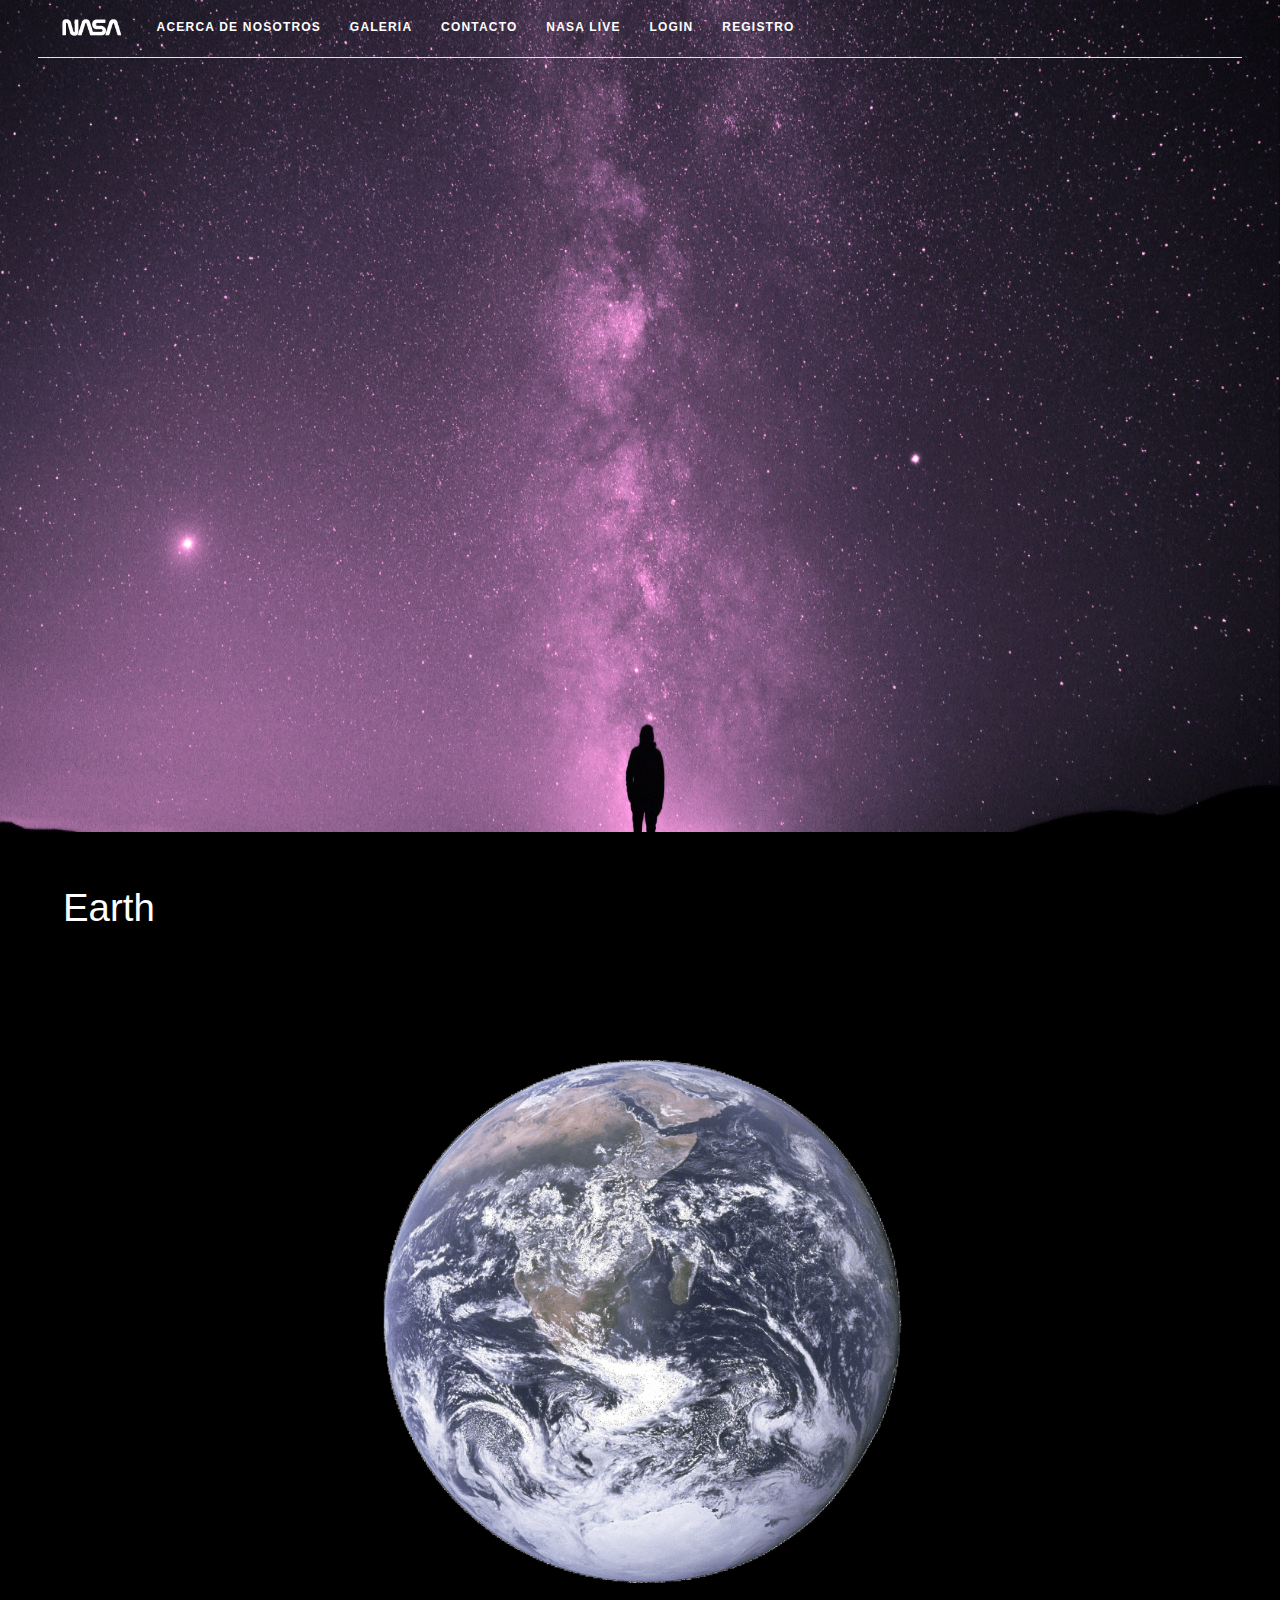
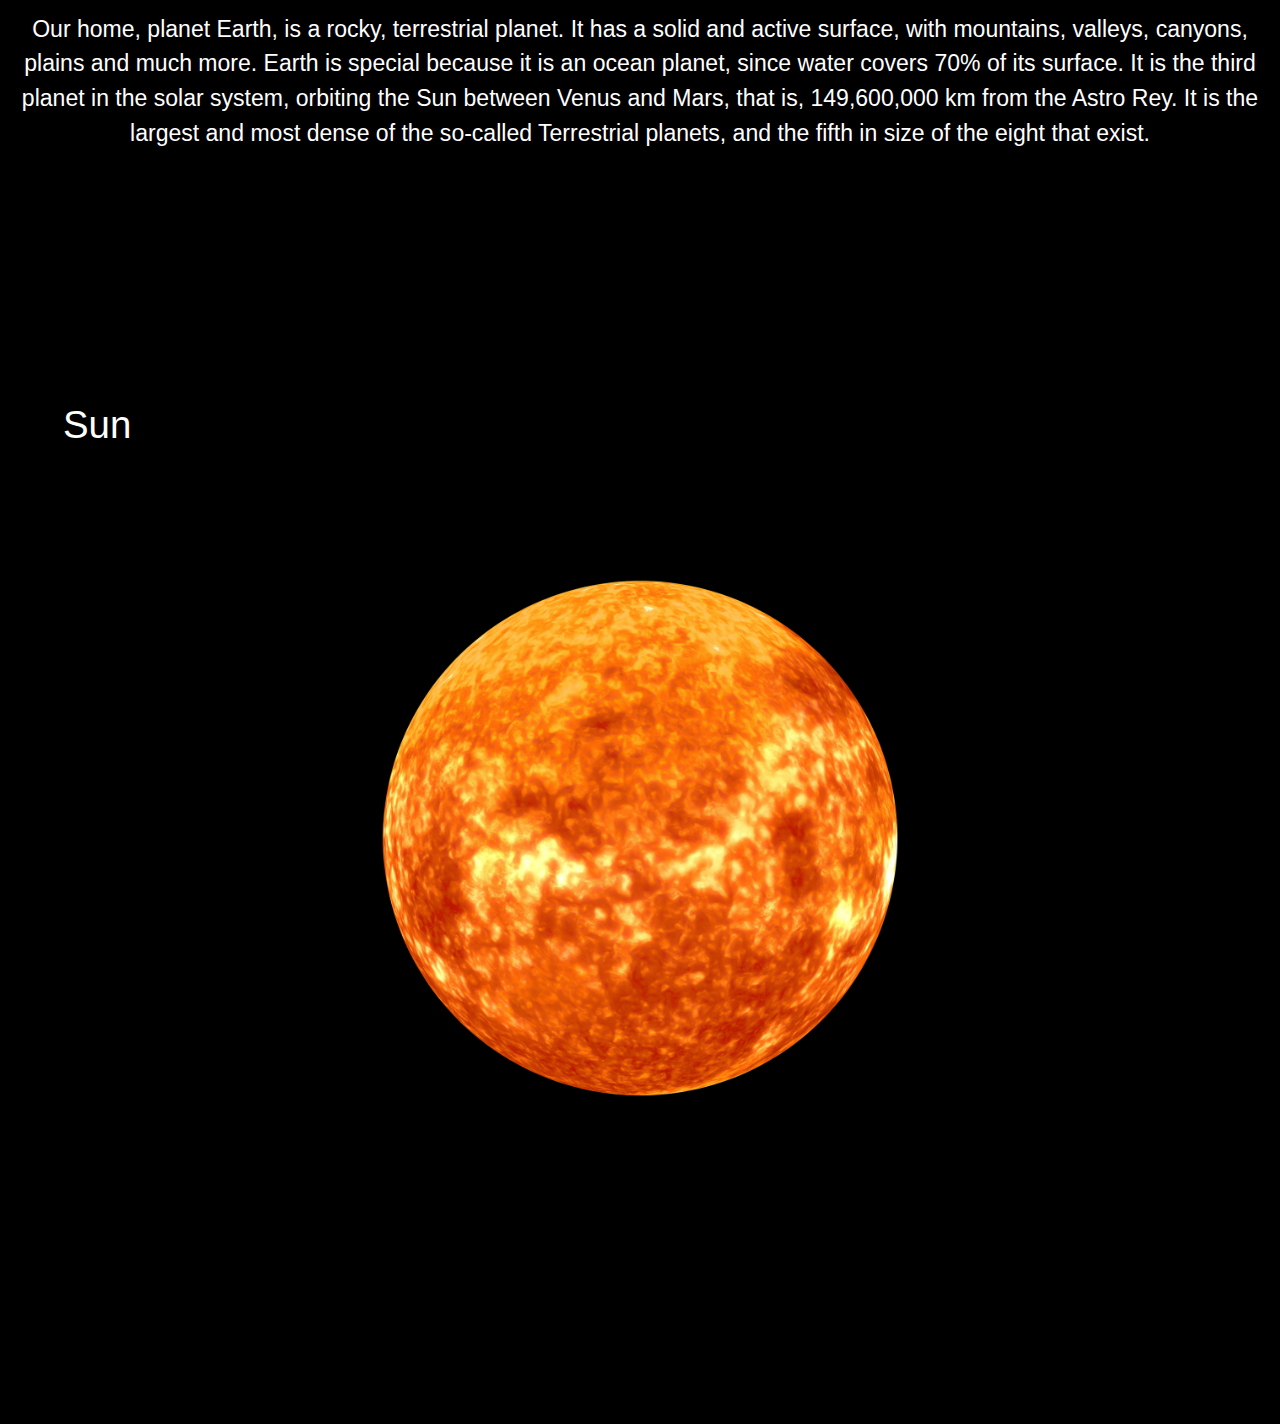
<file: Index.html>
<!DOCTYPE html>
<html lang="en">
<head>
    <meta charset="UTF-8">
    <meta name="viewport" content="width=device-width, initial-scale=1.0">
    <link rel="stylesheet" href="./Estilos/home.css">
    <title>NASA</title>
</head>
<body class="contenedor">

    <div style=" height: 85vh; background-color: black;" >
           
        
        <div class="contImagen">
            <a href="./Index.html">
                <img class="imagen" src="./Imagenes/ImagenPrincipal_Home.jpg" height="100%" width="100%">
            </a>    
                
        </div>

        <div style="align-items: center; flex-direction: column ;display: flex;" >
        
            <div class="Encabezado">
                <nav id="fsr-top-bar">
                    <ul>
                       <li>
                          <a href="#" tabindex="-1">
                             <svg class="fsr-ic-top-bar-close" role="presentation" aria-hidden="true">
                                <use xlink:href="#svg-arrow-left"></use>
                             </svg>
                             <span class="fsr-top-bar-btn-close-title">Close</span>
                          </a>
                       </li>
                       <li>
                        <a href="./Index.html">
                            <img class="Logo" src="./Imagenes/nasa.png" />
                        </a>
                       </li>
                       <li>
                        <a href="./Paginas/About.html">Acerca de nosotros</a>
                    </li>
                    <li>
                        <a href="./Paginas/gallery.html">Galeria</a>
                    </li>
                    <li>
                        <a  href="./Paginas/Contactos.html">Contacto</a>
                    </li>
                    <li>
                        <a href="./Paginas/Live.html">NASA Live</a>
                    </li>
                    <li>
                        <a href="./Paginas/LoginBlack.html">Login</a>
                    </li>
                    <li>
                        <a href="./Paginas/registerBlack.html">Registro</a>
                    </li>
                       <li>
                          <a id="fsr-top-bar-btn-open" href="#fsr-top-bar">
                            
                             <span class="fsr-top-bar-btn-opwqqqqqqqqqqen-title"> Menu</span>
                          </a>
                       </li>
                    </ul>
                 </nav>
            </div> 
            
              
        </div >
    
        <div class="contenido">
            

            <div class="Earth">
                <div  class="titleEarth">
                    <p class="titleE">
                        Earth
                    </p>
                </div>
                <div class="Earth">
                    <img class="factEarth" src="./Imagenes/earth.png">
                </div>
                <div class="textSun">
                
                    <p class="parrafoSun">
                        Our home, planet Earth, is a rocky, terrestrial planet. 
                        It has a solid and active surface, with mountains, valleys, 
                        canyons, plains and much more. Earth is special because it 
                        is an ocean planet, since water covers 70% of its surface.
                        It is the third planet in the solar system, orbiting the Sun 
                        between Venus and Mars, that is, 149,600,000 km from 
                        the Astro Rey. It is the largest and most dense of the 
                        so-called Terrestrial planets, and the fifth in size of 
                        the eight that exist.
                    </p>
                </div>

                <div class="titleEarth">
                    <p class="titleE">
                        Sun
                    </p>
                </div>
                <div class="Earth">
                    <img class="factEarth" src="./Imagenes/sun.png">
                </div>

                <div class="textSun">
                
                    <p class="parrafoSun">
                        The sun is a star, a hot ball of glowing gases at 
                        the heart of our solar system. Its influence extends 
                        far beyond the orbits of distant Neptune and Pluto. 
                        Without the sun's intense energy and heat, there would 
                        be no life on Earth. And though it is special to us, 
                        there are billions of stars like our sun scattered across 
                        the Milky Way galaxy. If the sun were as tall as a typical 
                        front door, the Earth would be the size of a U.S. nickel. 
                        The temperature at the sun's core is about 
                        27 million degrees Fahrenheit.
                    </p>
                </div>
            </div>

            
        </div>
        <!--<div class="light">
            <div class="imagenlight">
            </div>
        </div>-->
    </div>

    <footer>
        
        <p style=" font-size: calc(0.3em + 1vw); flex-direction: column-reverse; font-family: Arial; color: white;">
            AJEM develop
        </p>
        
        <p  style=" font-size: calc(0.3em + 1vw); font-family: Arial; color: white; ">
        <a style="color: white; text-decoration: none;" href="https://www.facebook.com/NASA" target="_self"> Facebook </a> &nbsp;
        <a  style=" color: white; text-decoration: none;" href="https://twitter.com/NASA?s=09" target="_self">    Twitter </a> &nbsp;
        <a style=" color: white; text-decoration: none;" href="https://www.instagram.com/nasa/?hl=es-la" target="_self">   Instagram </a>  &nbsp;
        </p>
    </footer>

    
</body>
</html>
</file>
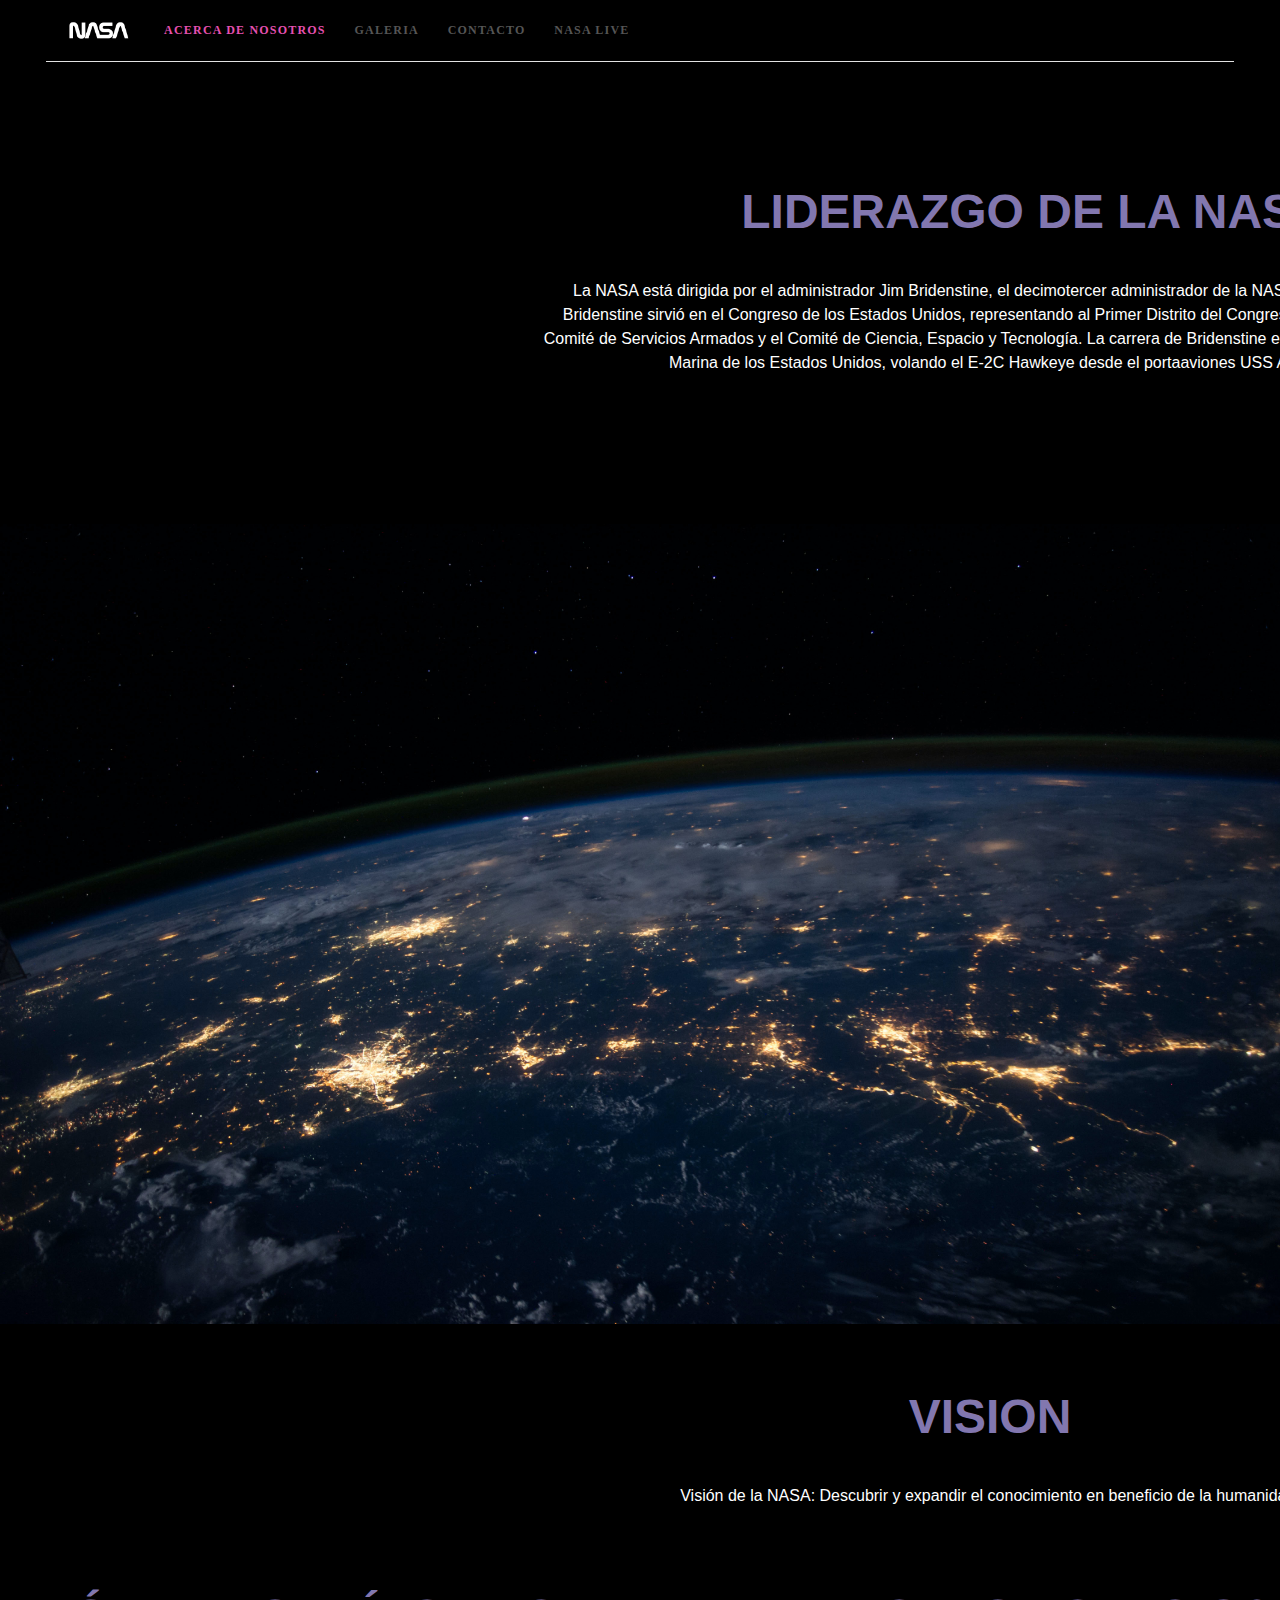
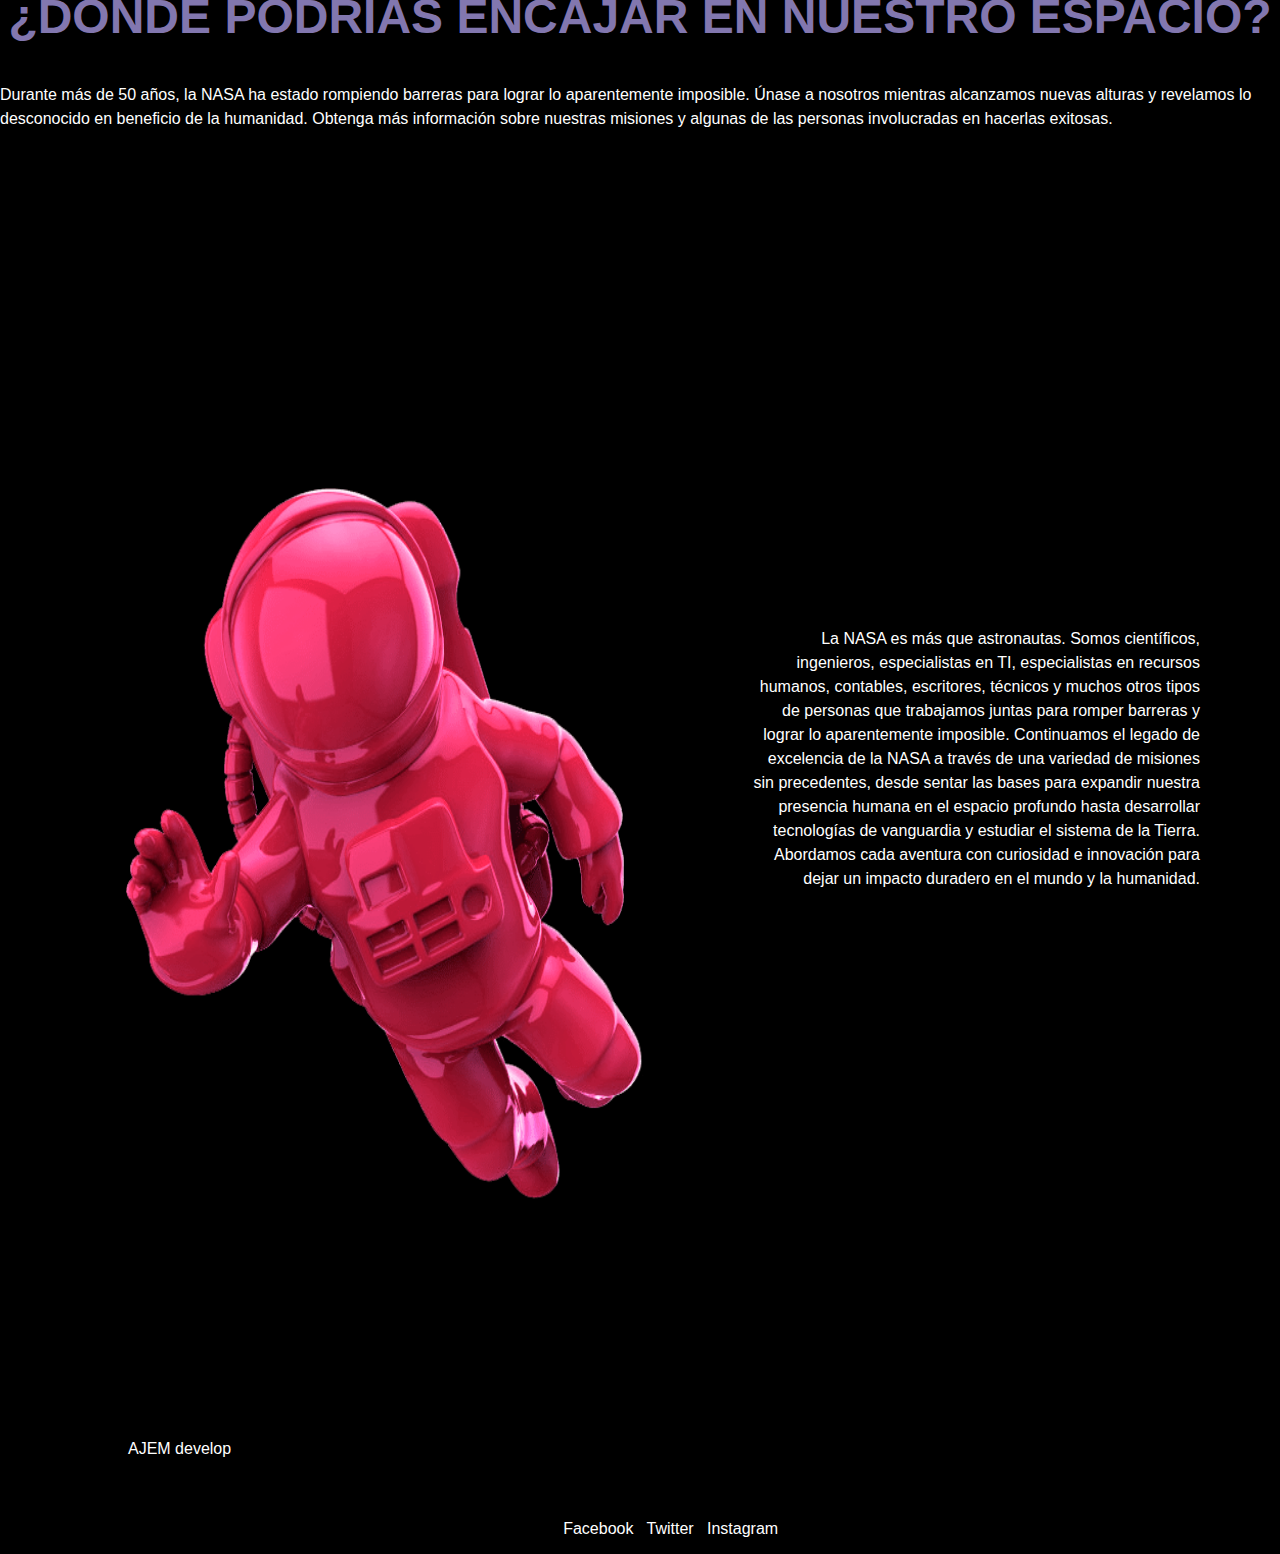
<file: Paginas/About.html>
<!DOCTYPE html>
<html lang="en">
<head>
    <meta charset="UTF-8">
    <meta name="viewport" content="width=device-width, initial-scale=1.0">
    <link rel="stylesheet" href="../Estilos/About.css">

    <title>Acerca de </title>
</head>
<body  class = "Contenedor">
        <div>

            <div class="Encabezado">
                <nav id="fsr-top-bar">
                    <ul>
                       <li>
                          <a href="#" tabindex="-1">
                             <svg class="fsr-ic-top-bar-close" role="presentation" aria-hidden="true">
                                <use xlink:href="#svg-arrow-left"></use>
                             </svg>
                             <span class="fsr-top-bar-btn-close-title">Close</span>
                          </a>
                       </li>
                       <li>
                        <a href="../Index.html">
                            <img class="Logo" src="../Imagenes/nasa.png" />
                        </a>
                       </li>
                       <li>
                        <a  style="color: #E650B1;"  href="./About.html">Acerca de nosotros</a>
                    </li>
                    <li>
                        <a href="./gallery.html">Galeria</a>
                    </li>
                    <li>
                        <a  href="./Contactos.html">Contacto</a>
                    </li>
                    <li>
                        <a  href="./Live.html">NASA Live</a>
                    </li>
        
                       <li>
                          <a id="fsr-top-bar-btn-open" href="#fsr-top-bar">
                            
                             <span class="fsr-top-bar-btn-opwqqqqqqqqqqen-title"> Menu</span>
                          </a>
                       </li>
                    </ul>
                 </nav>
            </div>
               
            </div>
            <div class="Contenido">
                
                <div class="informacion">
                    <span class="titulo" ><h2>Liderazgo de la NASA
                    </h2></span> 
                     <p class="parrafo">La NASA está dirigida por el administrador Jim Bridenstine, el decimotercer administrador de la NASA. Antes de unirse a la NASA, Bridenstine sirvió en el Congreso de los Estados Unidos, representando al Primer Distrito del Congreso de Oklahoma, sirviendo en el Comité de Servicios Armados y el Comité de Ciencia, Espacio y Tecnología. La carrera de Bridenstine en el servicio federal comenzó en la Marina de los Estados Unidos, volando el E-2C Hawkeye desde el portaaviones USS Abraham Lincoln. 
                     </p>
                </div>
                <div class="divImagen">
                    <img class="Imagen" src="../Imagenes/NasaDesdeISS.jpg" alt="">
                </div>
                <div class="informacionII"> 
                    <span class="titulo" ><h2>Vision
                    </h2></span>
                    <p class="parrafo">Visión de la NASA: Descubrir y expandir el conocimiento en beneficio de la humanidad.

 
                    </p>
                </div>
                <div class="informacionIII">
                    <span class="titulo" ><h2>¿Dónde podrías encajar en nuestro espacio?
                    </h2></span> 
                     <p class="parrafo">
                        Durante más de 50 años, la NASA ha estado rompiendo barreras para lograr lo aparentemente imposible. Únase a nosotros mientras alcanzamos nuevas alturas y revelamos lo desconocido en beneficio de la humanidad. Obtenga más información sobre nuestras misiones y algunas de las personas involucradas en hacerlas exitosas. 



                     </p>
                </div>
                <div class="contenedor">
                    <div class="divImagenAstronauta">
                        <img class="imagenAstronauta" src="../Imagenes/AutronautaRojo.png" alt="Imagen">
                    </div>
                    <div class="textoContenedor">
                        <p class="parrafo">
                            La NASA es más que astronautas. Somos científicos, ingenieros, especialistas en TI, especialistas en recursos humanos, contables, escritores, técnicos y muchos otros tipos de personas que trabajamos juntas para romper barreras y lograr lo aparentemente imposible.

                            Continuamos el legado de excelencia de la NASA a través de una variedad de misiones sin precedentes, desde sentar las bases para expandir nuestra presencia humana en el espacio profundo hasta desarrollar tecnologías de vanguardia y estudiar el sistema de la Tierra. Abordamos cada aventura con curiosidad e innovación para dejar un impacto duradero en el mundo y la humanidad.
                        </p>
                    </div>
                </div>
            </div>
        </div>
        <div class="Pie">
           
            <div style=" font-family: Arial; color: white; height: 1em; left: 10%; width: 9em;top: 1em; position: relative;">
                AJEM develop
            </div>
            
            <div  style=" font-family: Arial; color: white; height: 1em; left: 44%; width: 30em; top: 5em; position: relative;">
            <a style="color: white; text-decoration: none;" href="https://www.facebook.com/NASA" target="_self"> Facebook </a> &nbsp;
            <a  style=" color: white; text-decoration: none;" href="https://twitter.com/NASA?s=09" target="_self">    Twitter </a> &nbsp;
            <a style=" color: white; text-decoration: none;" href="https://www.instagram.com/nasa/?hl=es-la" target="_self">   Instagram </a>  &nbsp;
            </div>
        </div >   
  
</body>
</html>
</file>
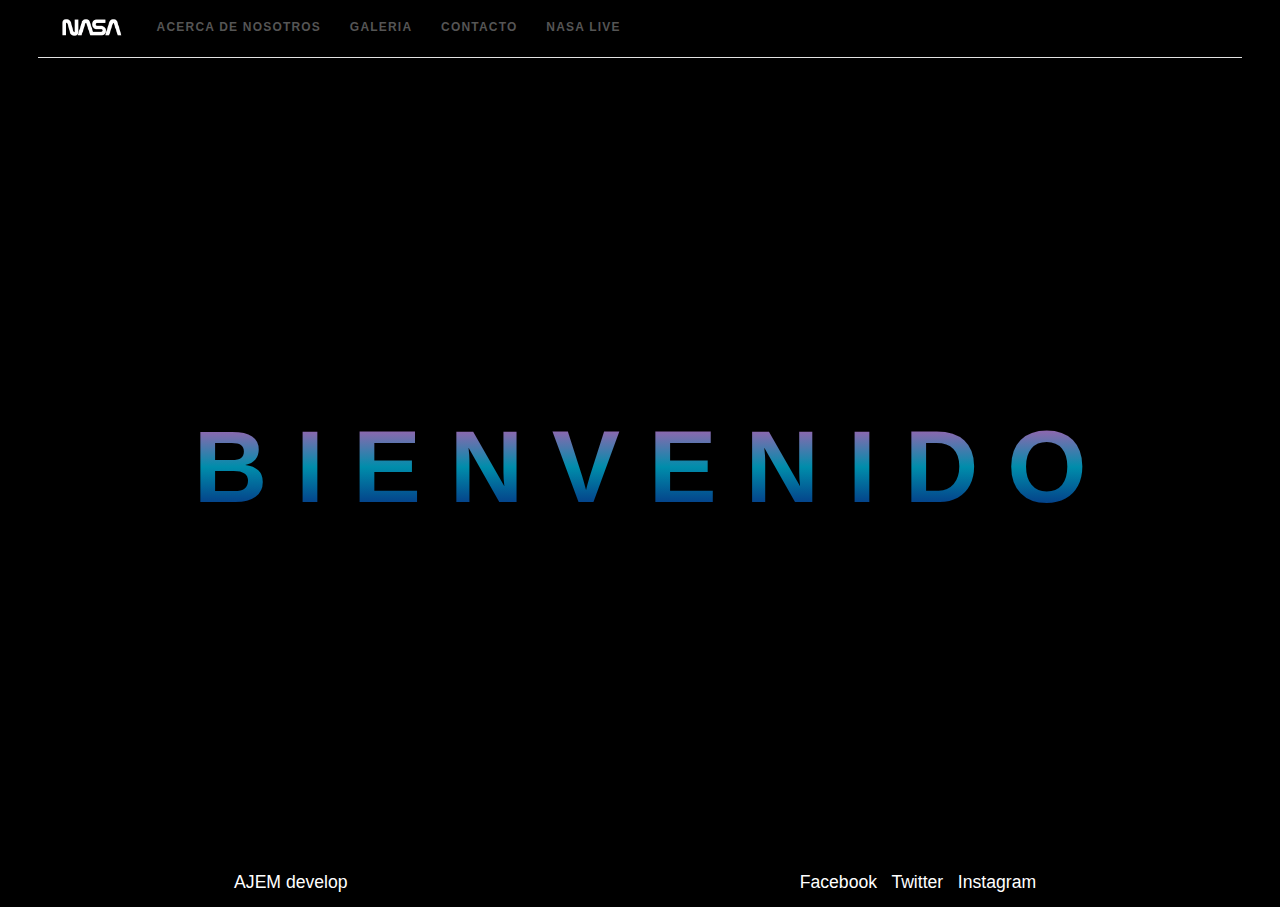
<file: Paginas/bienvenido.html>
<!DOCTYPE html>
<html lang="en">
<head>
    <meta charset="UTF-8">
    <meta name="viewport" content="width=device-width, initial-scale=1.0">
    <title>Document</title>
</head>
<body>
    <!DOCTYPE html>
<html lang="en">
<head>
    <meta charset="UTF-8">
    <meta name="viewport" content="width=device-width, initial-scale=1.0">
    <title>NASA Live</title>
    <link rel="stylesheet" href="../Estilos/Live.css">
    <link rel="stylesheet" href="../Estilos/bienvenido.css">

</head>
<body class="Contenedor" >

<div style="align-items: center; flex-direction: column ;display: flex;" >
    <div class="Encabezado">
        <nav id="fsr-top-bar">
            <ul>
               <li>
                  <a href="#" tabindex="-1">
                     <svg class="fsr-ic-top-bar-close" role="presentation" aria-hidden="true">
                        <use xlink:href="#svg-arrow-left"></use>
                     </svg>
                     <span class="fsr-top-bar-btn-close-title">Close</span>
                  </a>
               </li>
               <li>
                <a href="../Index.html">
                    <img class="Logo" src="../Imagenes/nasa.png" />
                </a>
               </li>
               <li>
                <a href="./About.html">Acerca de nosotros</a>
            </li>
            <li>
                <a href="./gallery.html">Galeria</a>
            </li>
            <li>
                <a  href="./Contactos.html">Contacto</a>
            </li>
            <li>
                <a href="./Live.html">NASA Live</a>
            </li>

               <li>
                  <a id="fsr-top-bar-btn-open" href="#fsr-top-bar">
                    
                     <span class="fsr-top-bar-btn-opwqqqqqqqqqqen-title"> Menu</span>
                  </a>
               </li>
            </ul>
         </nav>
    </div>
    <!--!Informacion de la pagina-->
    <div class="contenidoBienvenido" > 
        <h1>
            B I E N V E N I D O 
        </h1>
    </div>
 
    
    
</div >

<footer>
        
    <p style=" font-size: calc(0.3em + 1vw); flex-direction: column-reverse; font-family: Arial; color: white;">
        AJEM develop
    </p>
    
    <p  style=" font-size: calc(0.3em + 1vw); font-family: Arial; color: white; ">
    <a style="color: white; text-decoration: none;" href="https://www.facebook.com/NASA" target="_self"> Facebook </a> &nbsp;
    <a  style=" color: white; text-decoration: none;" href="https://twitter.com/NASA?s=09" target="_self">    Twitter </a> &nbsp;
    <a style=" color: white; text-decoration: none;" href="https://www.instagram.com/nasa/?hl=es-la" target="_self">   Instagram </a>  &nbsp;
    </p>
</footer>
</body>
</html>
</body>
</html>
</file>
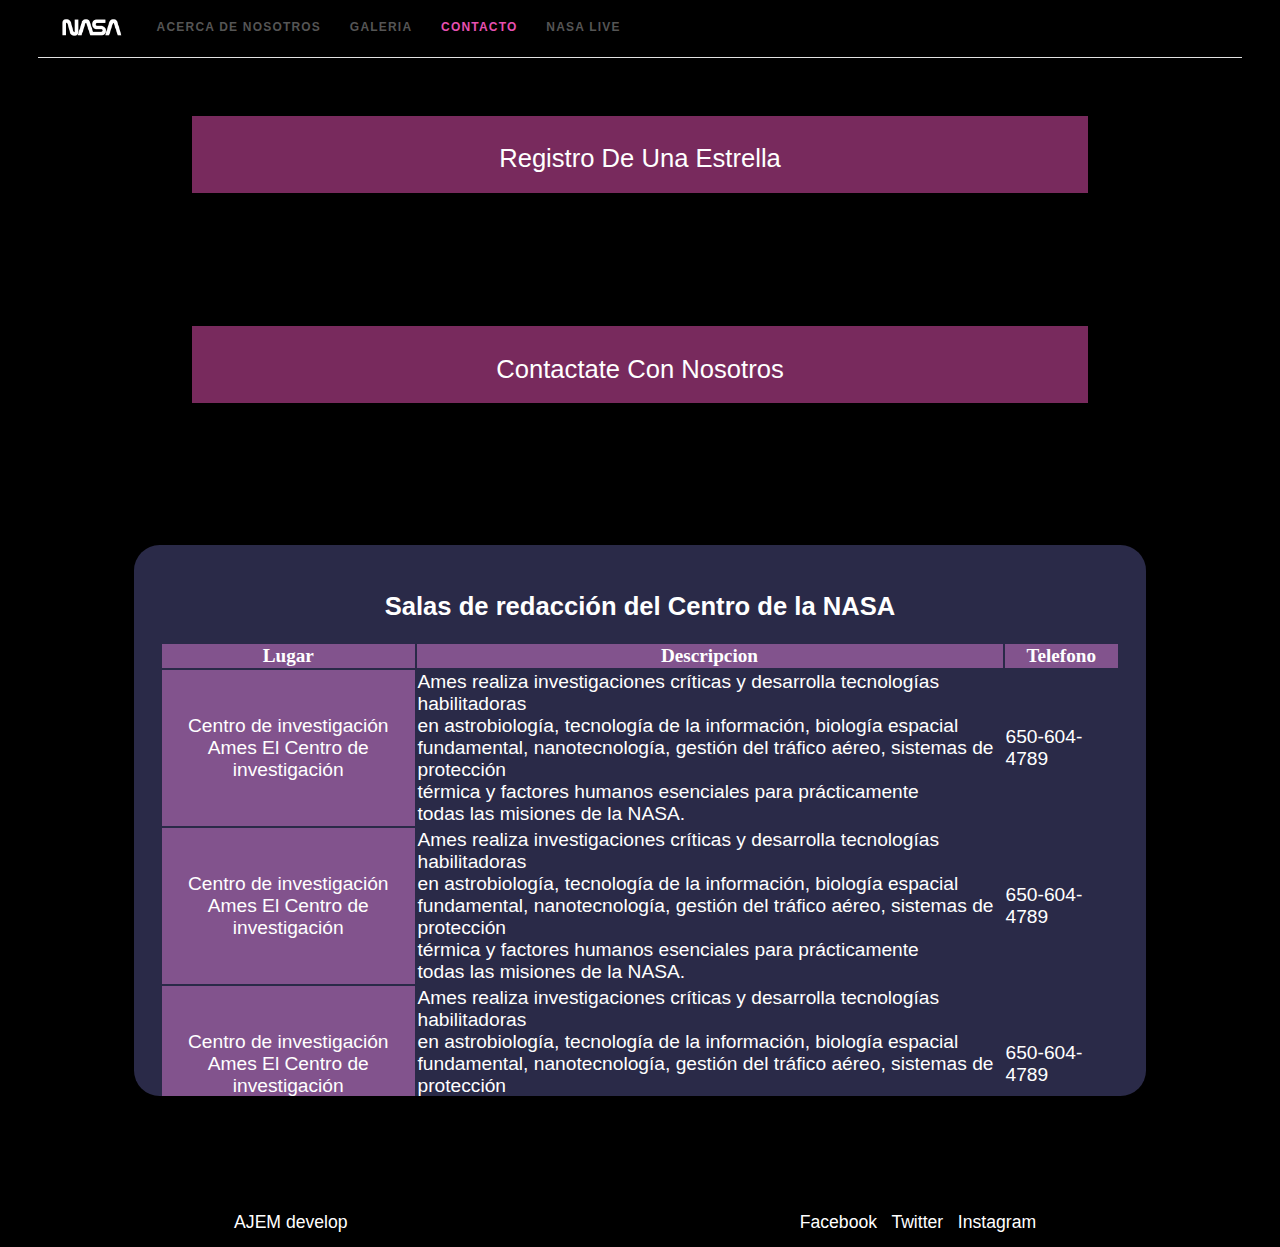
<file: Paginas/Contactos.html>
<!DOCTYPE html>
<html lang="en">
<head>
    <meta charset="UTF-8">
    <meta name="viewport" content="width=device-width, initial-scale=1.0">
    <title>NASA</title>
    <link rel="stylesheet" href="../Estilos//Contactos.css">
    <script src="../Javascript/contacto.js" ></script>
</head>
<body class="Contenedor" >
<div style="align-items: center; flex-direction: column ;display: flex;" >
    <div class="Encabezado"> 
        
        <nav id="fsr-top-bar">
            <ul>
               <li>
                  <a href="#" tabindex="-1">
                     <svg class="fsr-ic-top-bar-close" role="presentation" aria-hidden="true">
                        <use xlink:href="#svg-arrow-left"></use>
                     </svg>
                     <span class="fsr-top-bar-btn-close-title">Close</span>
                  </a>
               </li>
               <li>
                <a href="../Index.html">
                    <img class="Logo" src="../Imagenes/nasa.png" />
                </a>
               </li>
               <li>
                <a href="./About.html">Acerca de nosotros</a>
            </li>
            <li>
                <a href="./gallery.html">Galeria</a>
            </li>
            <li>
                <a style="color: #E650B1;"  href="./Contactos.html">Contacto</a>
            </li>
            <li>
                <a href="./Live.html">NASA Live</a>
            </li>

               <li>
                  <a id="fsr-top-bar-btn-open" href="#fsr-top-bar">
                    
                     <span class="fsr-top-bar-btn-opwqqqqqqqqqqen-title"> Menu</span>
                  </a>
               </li>
            </ul>
         </nav>
    </div>
    <!--!Informacion de la pagina-->
    <div  class="Contenido" >
        
        <div id="Estrella" class="principal">
            <button class="bottonPink" onclick="RegistroDeUnaEstrella()">
            <text class="TextButton">
                Registro De Una Estrella
            </text>
            </button>
        </div>
        <div id="ccl" class="principal">
            <button class="bottonPink" onclick="Contactanos()">
            <text  class="TextButton">
                Contactate Con Nosotros
            </text>
            </button>
        </div>
    <!--Contenedor-->
    </div>
    

<div style="overflow: auto; " class="SalaDeRedaccion">
    <table style="margin: 2vw;">
        <thead>
            <caption>
                <h2>
                Salas de redacción del Centro de la NASA
                </h2>
            </caption>
            <tr>
                <th  colspan="1" >Lugar</th>
                <th colspan="5">Descripcion</th>
                <th  colspan="4" >Telefono</th>
            </tr>
        </thead>
        <tbody>
            <tr>
                <td style="background-color: rgba(228, 128, 220, 0.473); text-align: center;" colspan="1" >
                    Centro de investigación
                    <br>
                    Ames El Centro de investigación
                </td>
                <td  colspan="5" >
                    Ames realiza investigaciones críticas y desarrolla tecnologías habilitadoras <br> en astrobiología, tecnología de la información, biología espacial
                    <br>fundamental, nanotecnología, gestión del tráfico aéreo, sistemas de protección <br> térmica y factores humanos esenciales para prácticamente<br> todas las misiones de la NASA.
                </td>
                <td colspan="4">
                    650-604-4789
                </td>
            </tr>

            <tr>
                <td style="background-color: rgba(228, 128, 220, 0.473); text-align: center;" colspan="1" >
                    Centro de investigación
                    <br>
                    Ames El Centro de investigación
                </td>
                <td colspan="5" >
                    Ames realiza investigaciones críticas y desarrolla tecnologías habilitadoras <br> en astrobiología, tecnología de la información, biología espacial
                    <br>fundamental, nanotecnología, gestión del tráfico aéreo, sistemas de protección <br> térmica y factores humanos esenciales para prácticamente<br> todas las misiones de la NASA.
                </td>
                <td colspan="4">
                    650-604-4789
                </td>
            </tr>

            <tr>
                <td style=" background-color: rgba(228, 128, 220, 0.473); text-align: center;" colspan="1" >
                    Centro de investigación
                    <br>
                    Ames El Centro de investigación
                </td>
                <td colspan="5" >
                    Ames realiza investigaciones críticas y desarrolla tecnologías habilitadoras <br> en astrobiología, tecnología de la información, biología espacial
                    <br>fundamental, nanotecnología, gestión del tráfico aéreo, sistemas de protección <br> térmica y factores humanos esenciales para prácticamente<br> todas las misiones de la NASA.
                </td>
                <td colspan="4">
                    650-604-4789
                </td>
            </tr>

        </tbody>

        <tfoot>
            <tr>
                <td style="background-color: rgba(228, 128, 220, 0.473); text-align: center;" colspan="1" >
                    
                    Ames El Centro de investigación
                </td>
                <td  colspan="5" >
                    Ames realiza investigaciones críticas y desarrolla tecnologías habilitadoras <br> 
                </td>
                <td colspan="4">
                    650-604-4789
                </td>
            </tr>
        </tfoot>
    </table>
</div>
    Lorem ipsum dolor sit amet consectetur adipisicing elit. Consequuntur ipsa quidem quas porro repellendus ab, ad mollitia ullam, saepe perferendis reiciendis quod aut iusto aspernatur numquam quae inventore adipisci beatae.
</div >
<footer>
        
    <p style=" font-size: calc(0.3em + 1vw); flex-direction: column-reverse; font-family: Arial; color: white;">
        AJEM develop
    </p>
    
    <p  style=" font-size: calc(0.3em + 1vw); font-family: Arial; color: white; ">
    <a style="color: white; text-decoration: none;" href="https://www.facebook.com/NASA" target="_self"> Facebook </a> &nbsp;
    <a  style=" color: white; text-decoration: none;" href="https://twitter.com/NASA?s=09" target="_self">    Twitter </a> &nbsp;
    <a style=" color: white; text-decoration: none;" href="https://www.instagram.com/nasa/?hl=es-la" target="_self">   Instagram </a>  &nbsp;
    </p>
</footer>
</body>
</html>
</file>
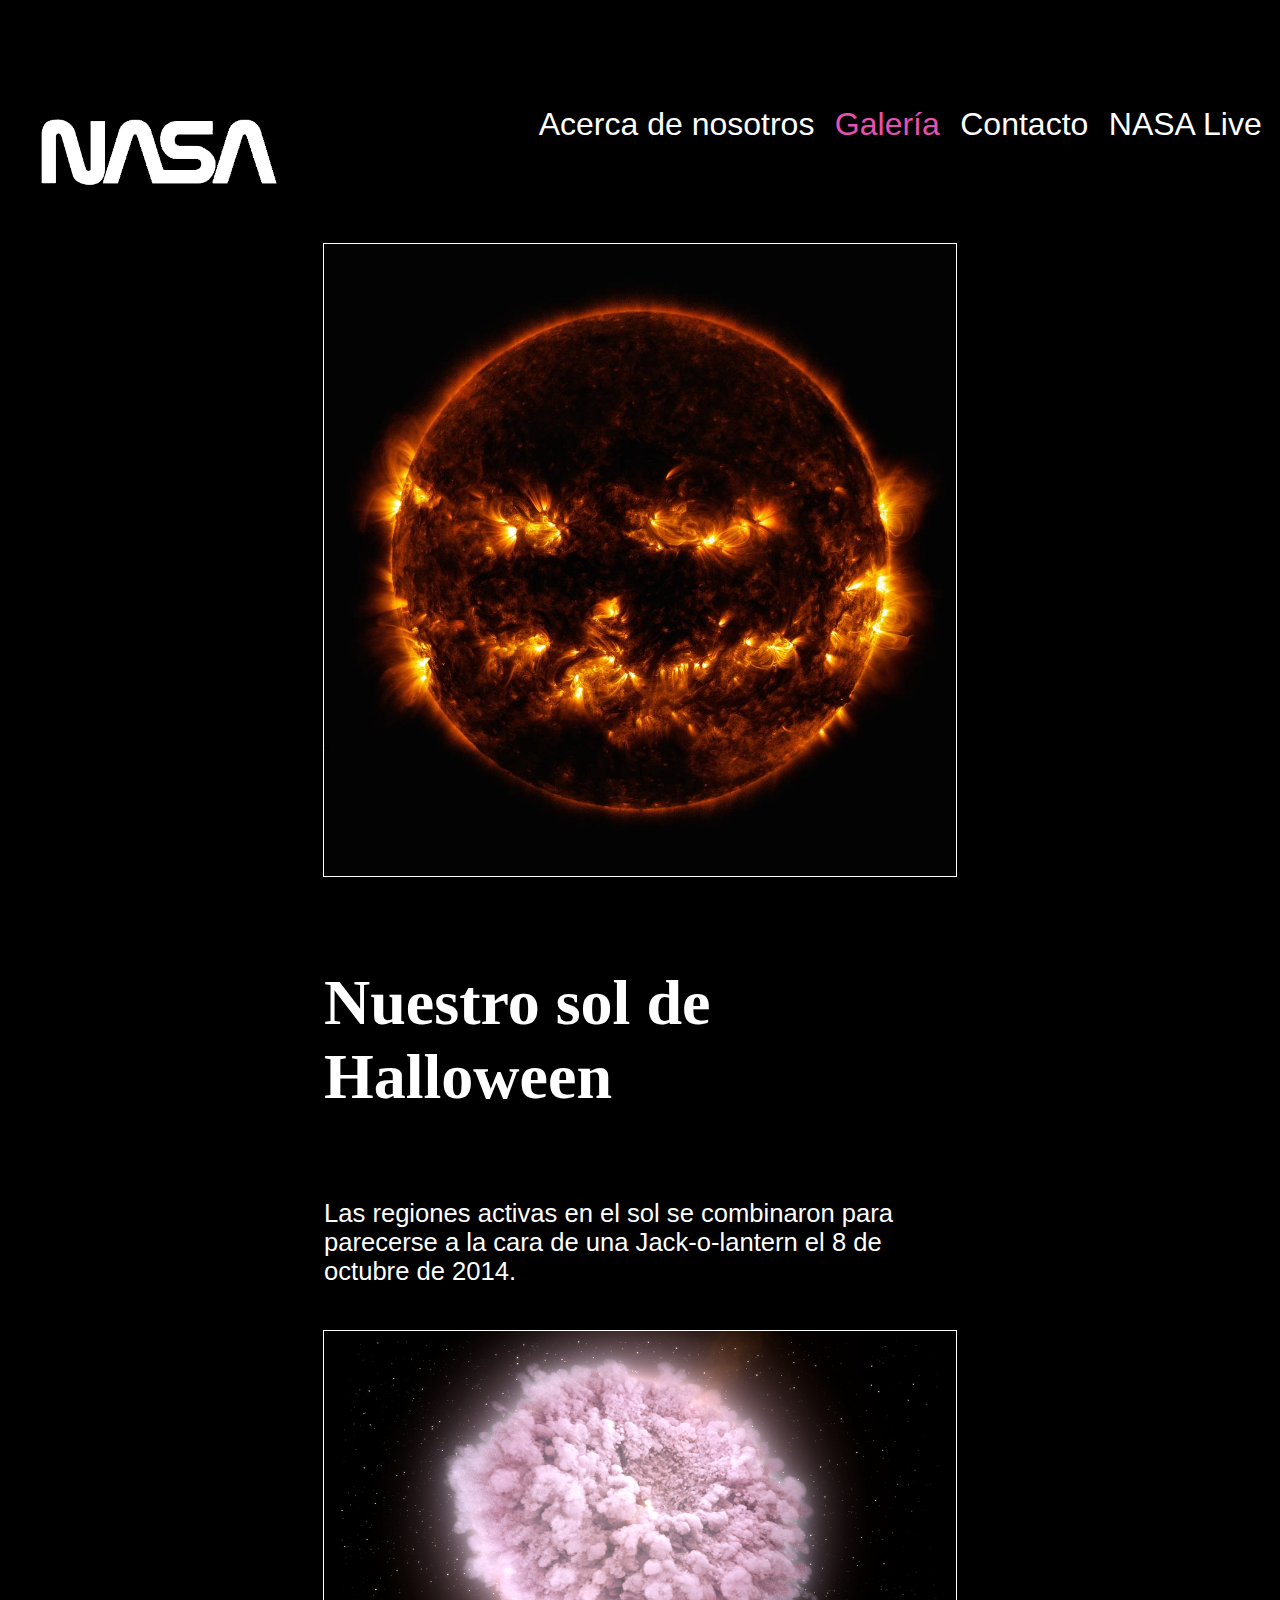
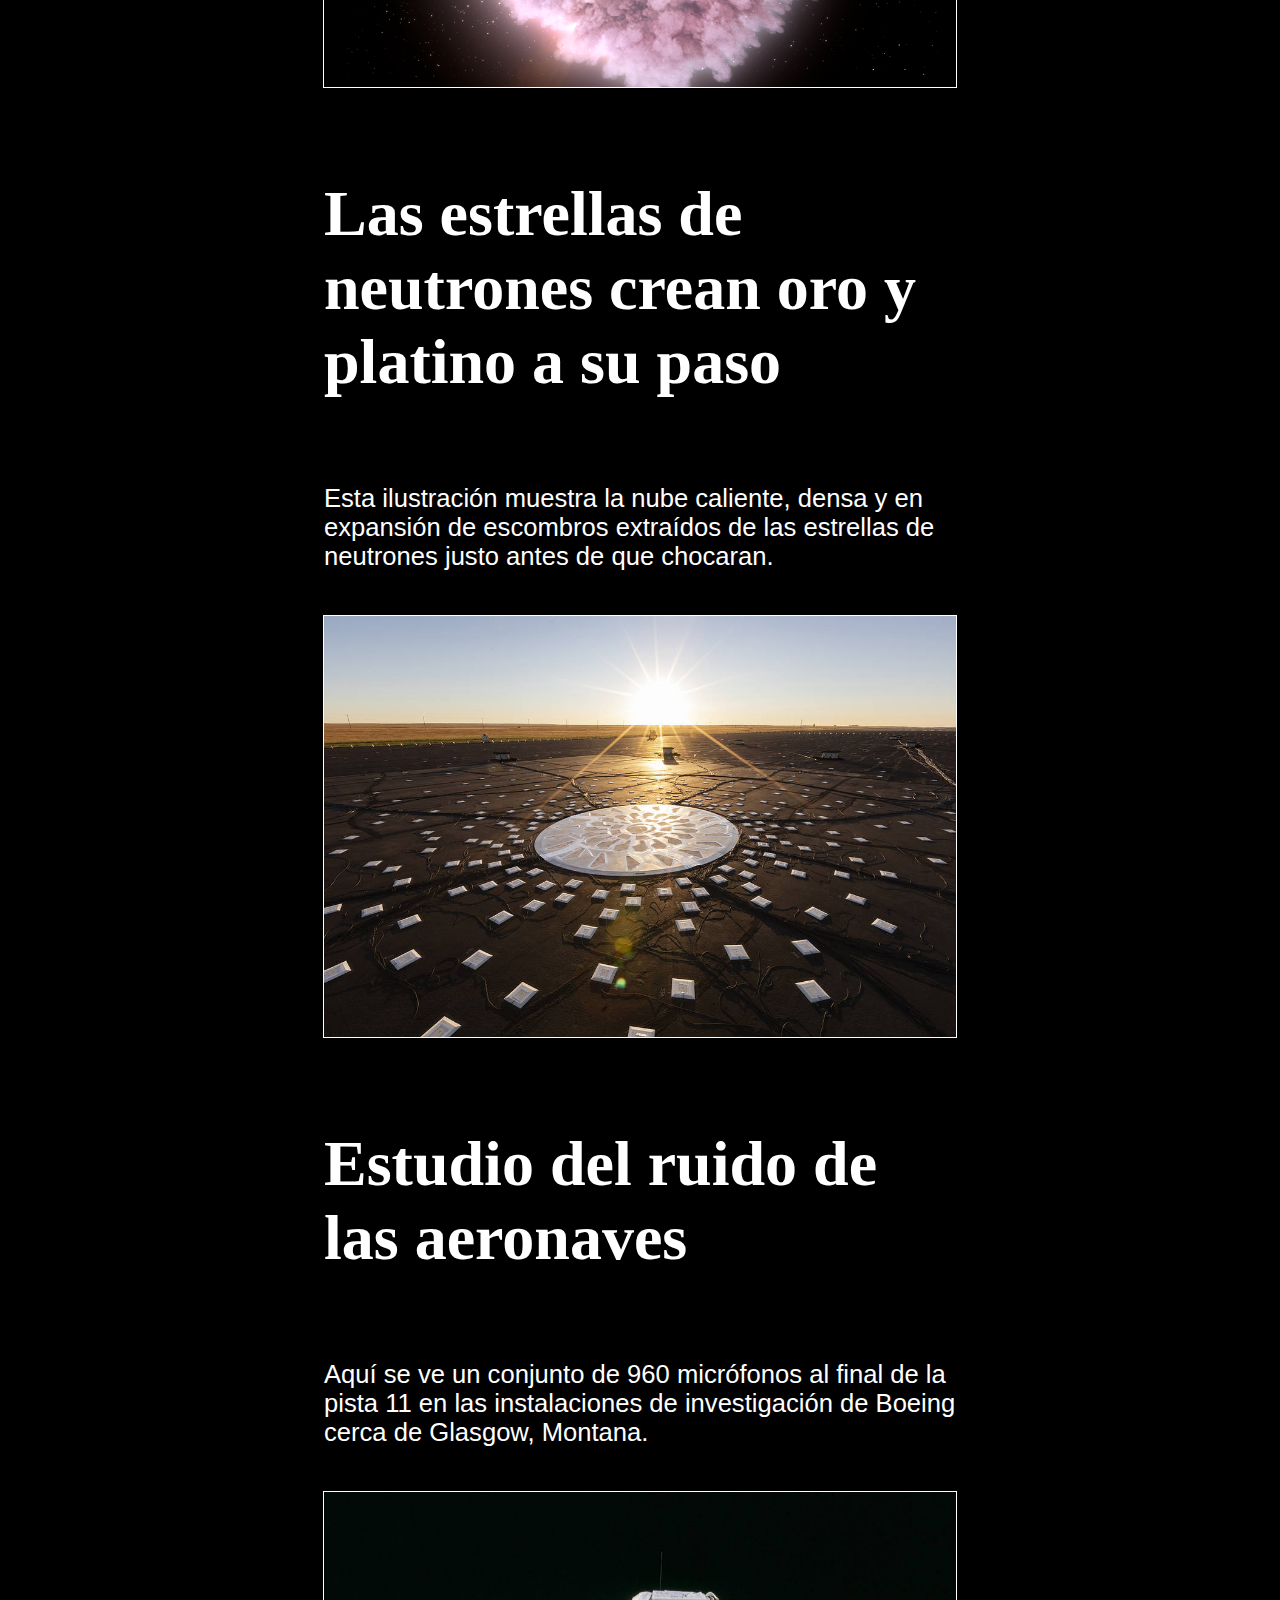
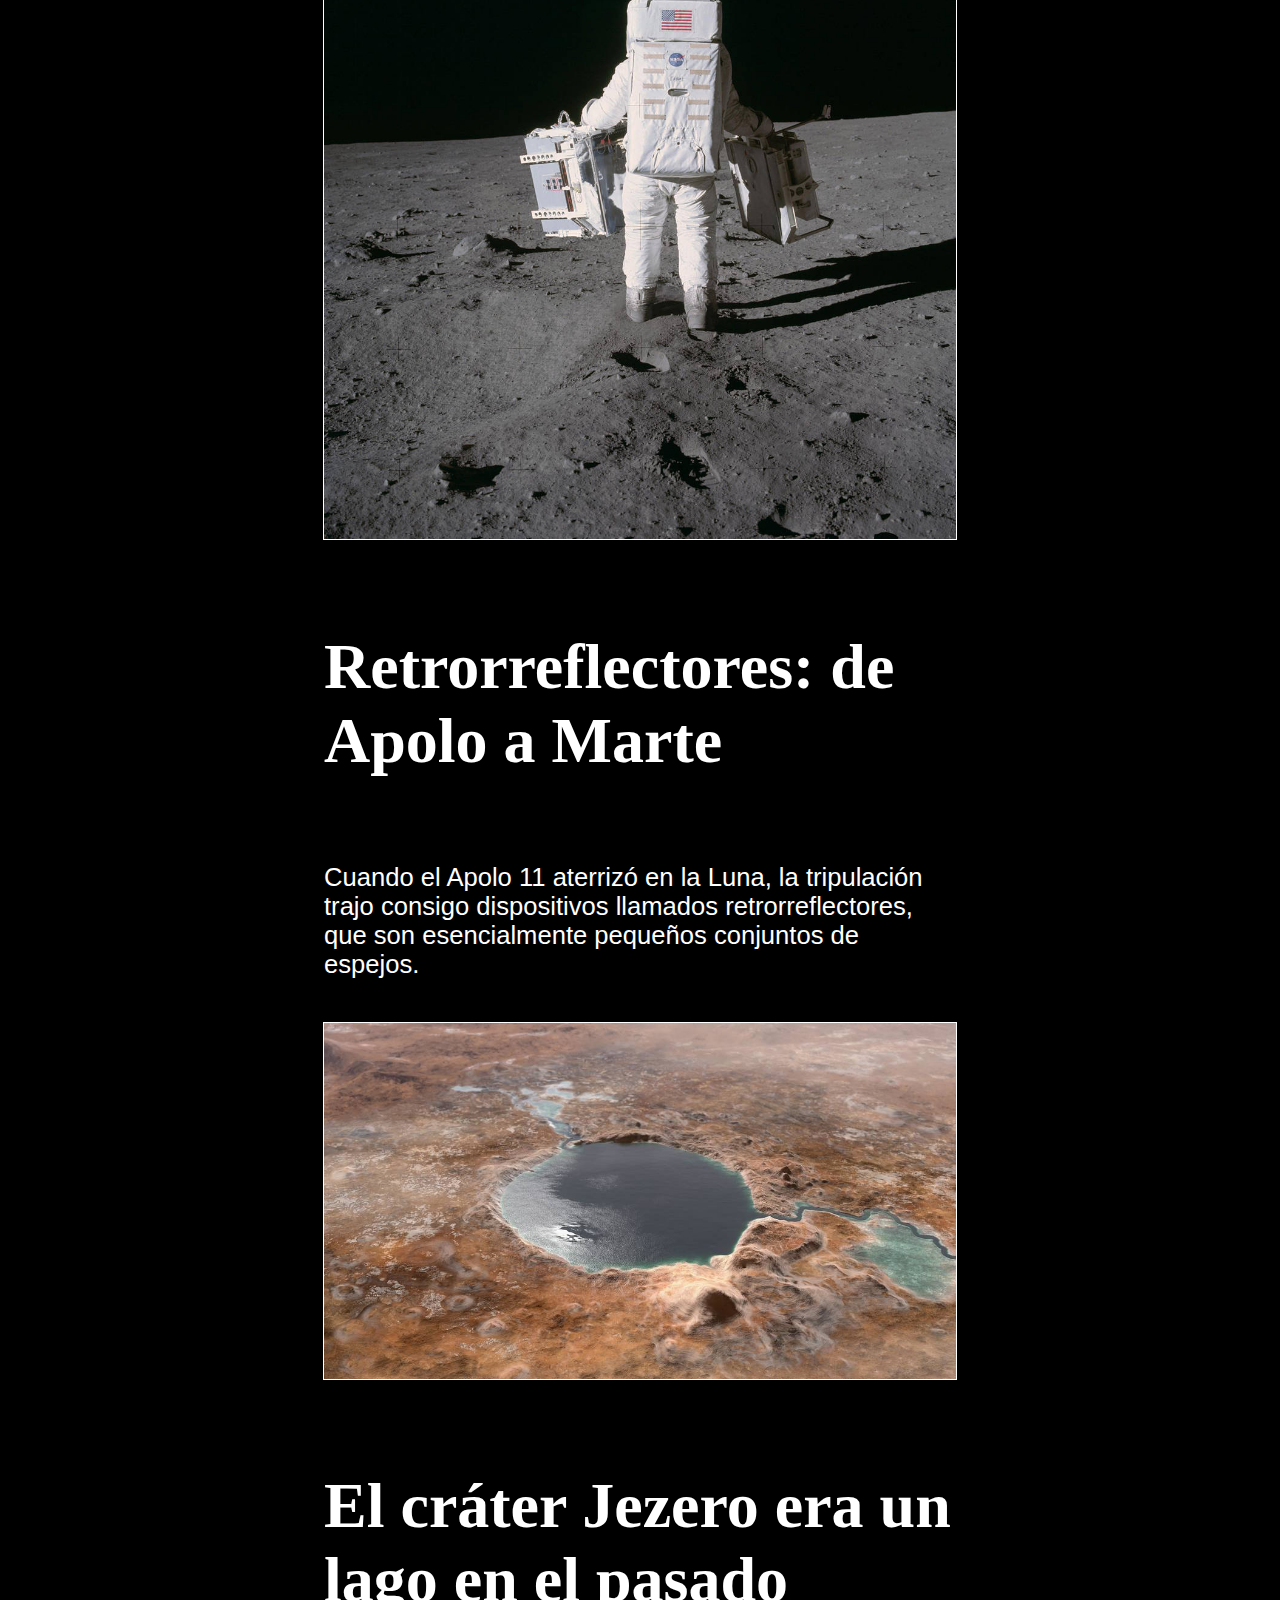
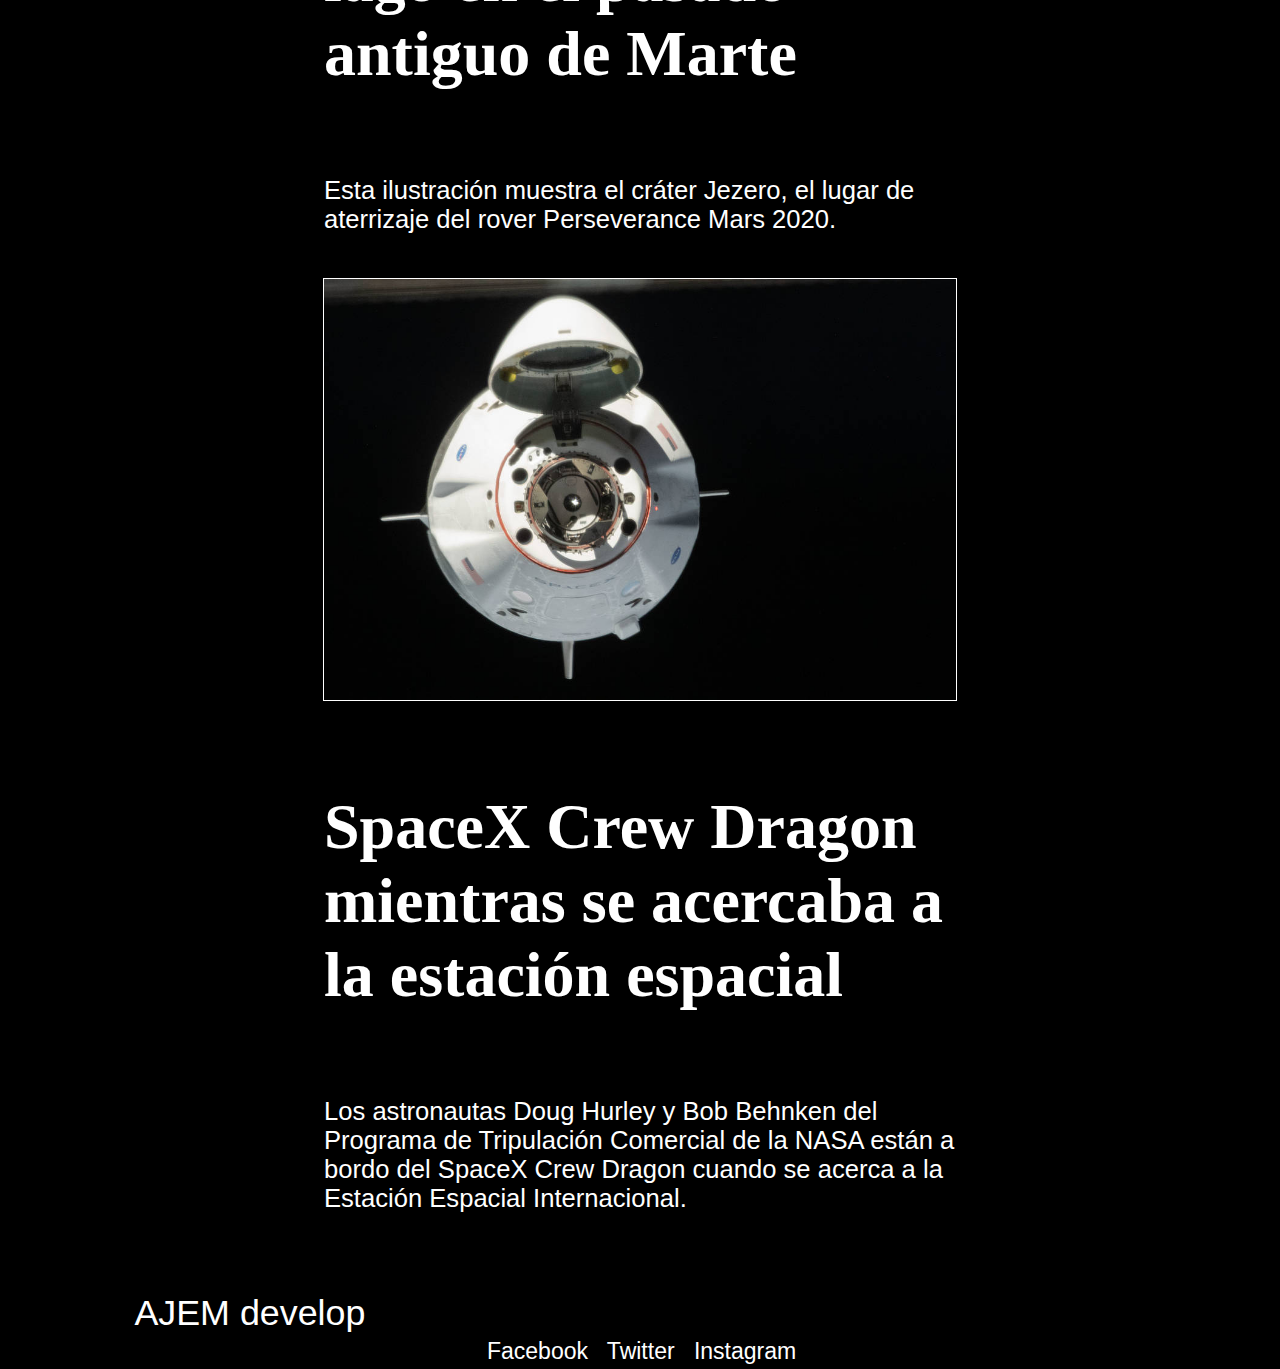
<file: Paginas/gallery.html>
<!DOCTYPE html>
<html lang="en">
<head>
    <meta charset="UTF-8">
    <meta name="viewport" content="width=device-width, initial-scale=1.0">
    <link rel="stylesheet" href="../Estilos/gallery.css">

    <title>Galeria</title>
</head>
<body>
    <div class="fondo">
        <div class="Encabezado"> 
            <a href="../index.html"><img class="Logo" src="../Imagenes/nasa.png" /></a>
            <!--<img class="Logo" src="../Imagenes/nasa.png" />-->
    <!--Acerca De     Gallery     Contactos      Investigaciones-->
            <ul class="MenuDePaginas" >
                <li>
                    <a href="./About.html">Acerca de nosotros</a>
                </li>
                <li>
                    <a style="color: #E650B1;" href="./gallery.html">Galería</a>
                </li>
                <li>
                    <a href="./Contactos.html">Contacto</a>
                </li>
                <li>
                    <a href="./Home.html">NASA Live</a>
                </li>
    
            </ul>
        </div>
        
        <div>
            <img class="imagenes" src="../Imagenes/sunhallowen.jpg">
            </img>
            <div class="contenidos">
                <h4 class="titulos">
                    Nuestro sol de Halloween
                </h4>
                <p>
                    Las regiones activas en el sol se
                    combinaron para parecerse a la cara de una Jack-o-lantern el 8
                    de octubre de 2014.
                </p>
            </div>
        </div>
        <br>
        <div>
            <img class="imagenes" src="../Imagenes/neutron_star_merger_still_3.png">
            </img>
            <div class="contenidos">
                <h4 class="titulos">
                    Las estrellas de neutrones crean oro y platino a su paso
                </h4>
                <p>
                    Esta ilustración muestra la nube caliente, densa y en expansión
                    de escombros extraídos de las estrellas de neutrones justo antes de que chocaran.
                </p>
            </div>
        </div>
        <br>
        <div>
            <img class="imagenes" src="../Imagenes/energy.jpg">
            </img>
            <div class="contenidos">
                <h4 class="titulos">
                    Estudio del ruido de las aeronaves
                </h4>
                <p>
                    Aquí se ve un conjunto de 960 micrófonos 
                    al final de la pista 11 en las instalaciones de investigación 
                    de Boeing cerca de Glasgow, Montana.
                </p>
            </div>
        </div>
        <br>
        <div>
            <img class="imagenes" src="../Imagenes/apollo-astronaut-1041.jpg">
            </img>
            <div class="contenidos">
                <h4 class="titulos">
                    Retrorreflectores: de Apolo a Marte
                </h4>
                <p>
                    Cuando el Apolo 11 aterrizó en la Luna, la tripulación trajo
                     consigo dispositivos llamados retrorreflectores, que son esencialmente
                      pequeños conjuntos de espejos.
                </p>
            </div>
        </div>
        <br>
        <div>
            <img class="imagenes" src="../Imagenes/crater.jpg">
            </img>
            <div class="contenidos">
                <h4 class="titulos">
                    El cráter Jezero era un lago en el pasado antiguo de Marte
                </h4>
                <p>
                    Esta ilustración muestra el cráter Jezero, el lugar de
                    aterrizaje del rover Perseverance Mars 2020.
                </p>
            </div>
        </div>
        <br>
        <div>
            <img class="imagenes" src="../Imagenes/sx.jpg">
            </img>
            <div class="contenidos">
                <h4 class="titulos">
                    SpaceX Crew Dragon mientras se acercaba a la estación espacial
                </h4>
                <p>
                    Los astronautas Doug Hurley y Bob Behnken del Programa de Tripulación Comercial 
                    de la NASA están a bordo del SpaceX Crew Dragon cuando se acerca a la Estación
                    Espacial Internacional.
                </p>
            </div>
        </div>
        <br>
    </div>
    <div class="PiePag">
        <div class="ImagenPie">
        
        </div>
        <div style=" font-family: Arial; color: white; height: 1em; top: 1em ;left: 10%;width: 9em; position: relative;">
            AJEM develop
        </div>
        
        <div  class="redes">
            <a style="color: white; text-decoration: none;" href="https://www.facebook.com/NASA" target="_self"> Facebook </a> &nbsp;
            <a  style=" color: white; text-decoration: none;" href="https://twitter.com/NASA?s=09" target="_self">    Twitter </a> &nbsp;
            <a style=" color: white; text-decoration: none;" href="https://www.instagram.com/nasa/?hl=es-la" target="_self">   Instagram </a>  &nbsp;
        </div>
    </div>
</body>
</html>
</file>
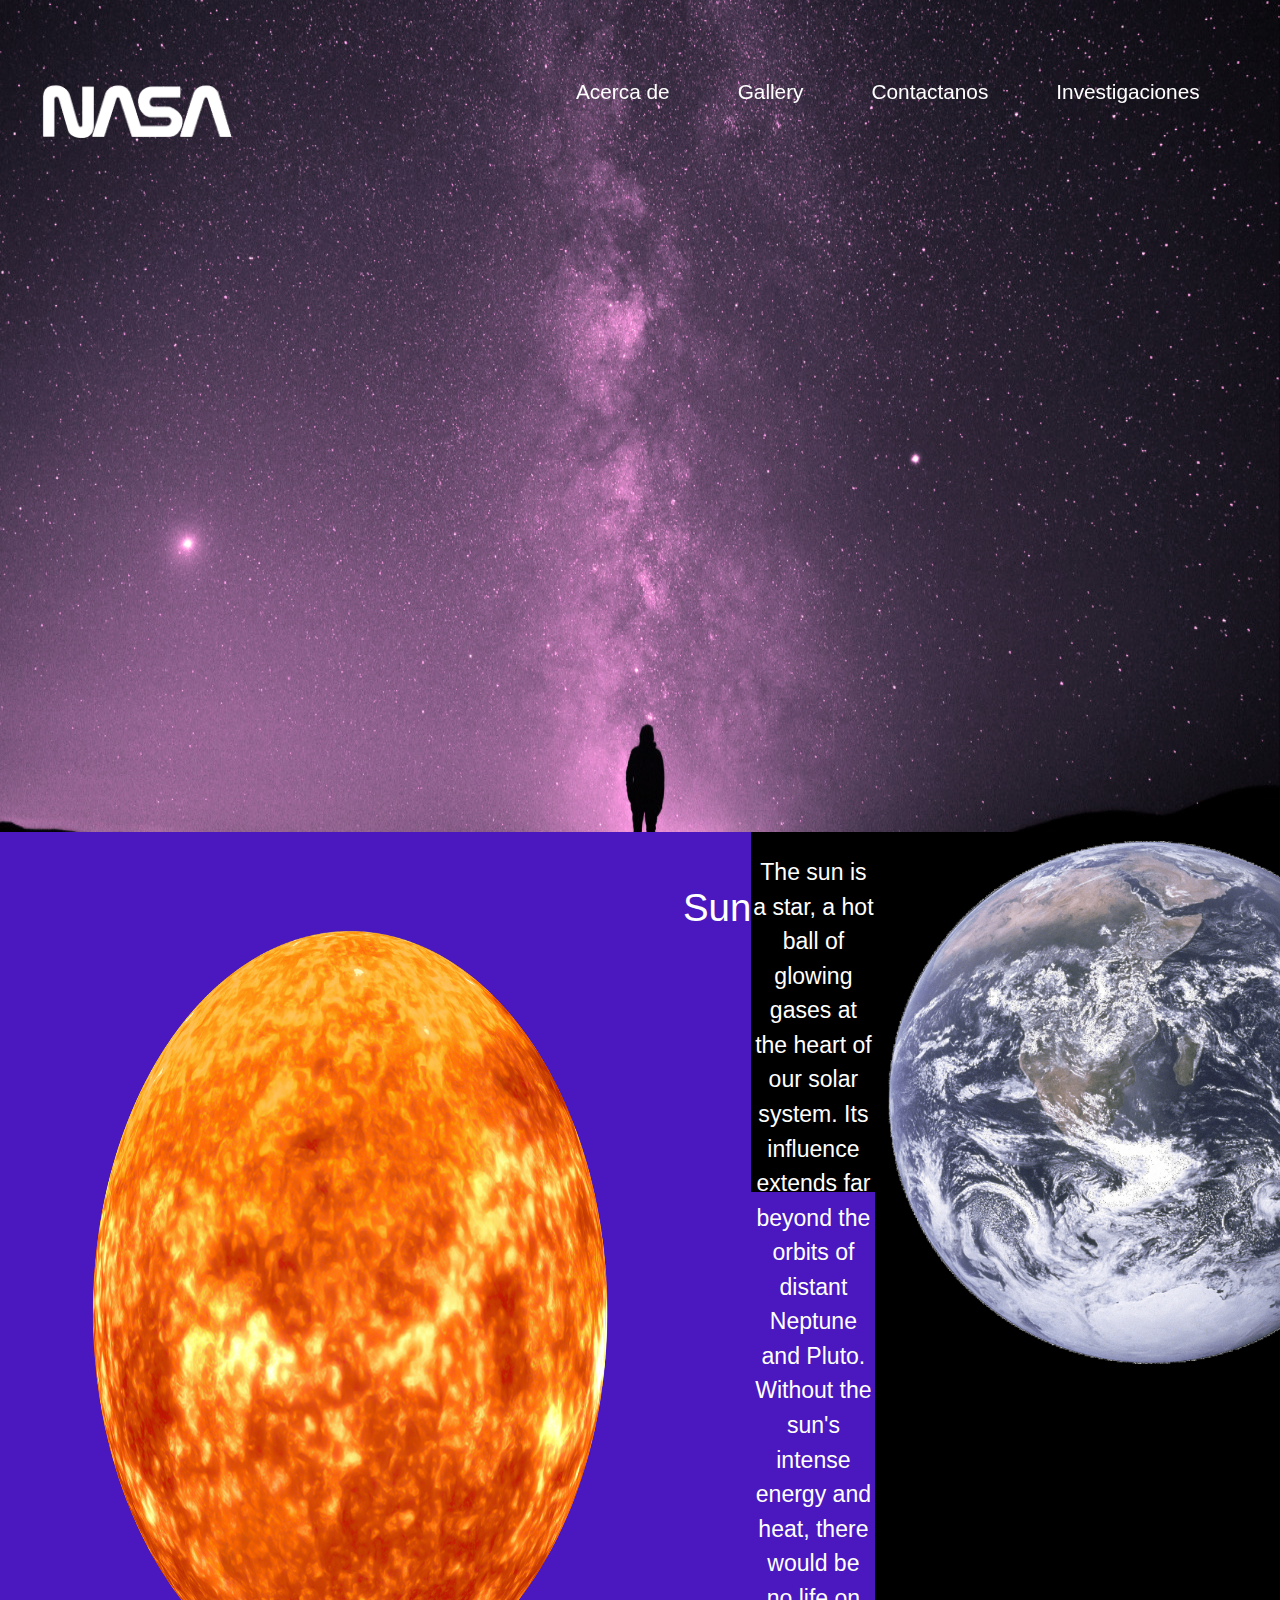
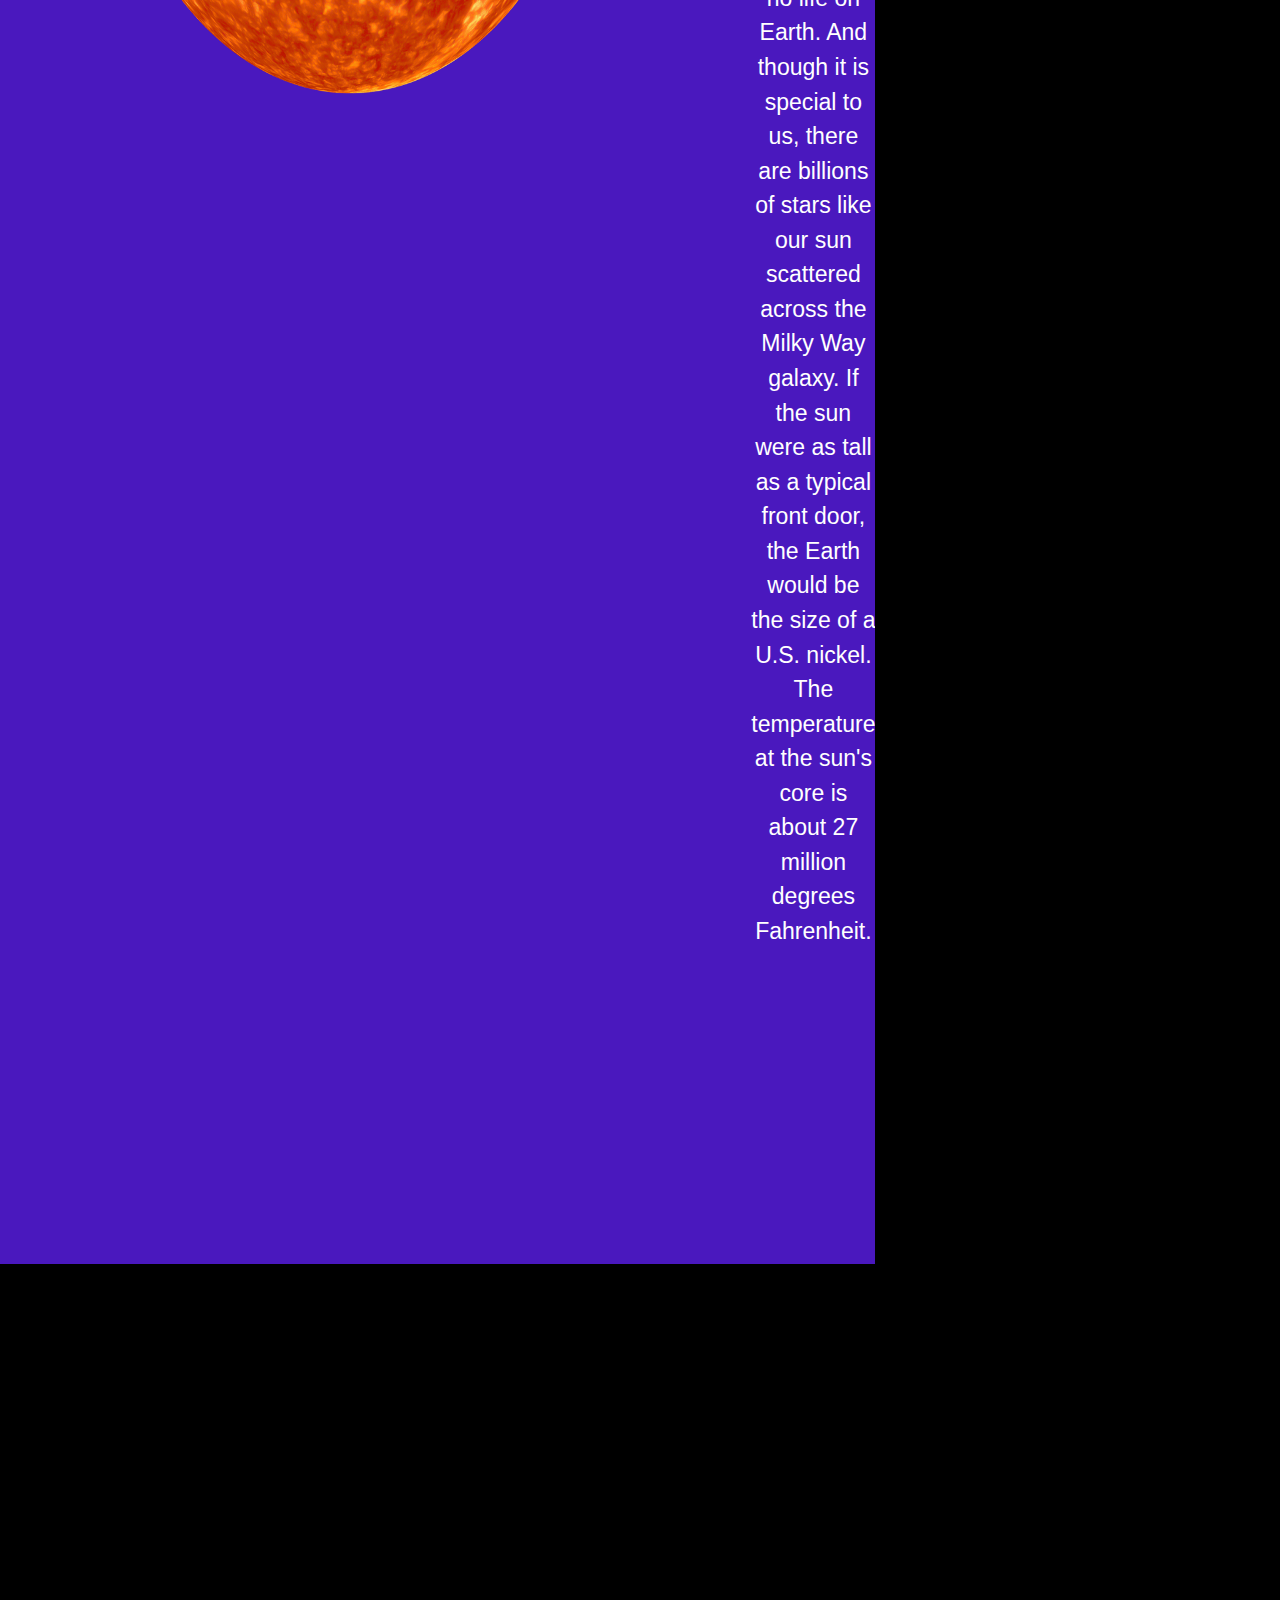
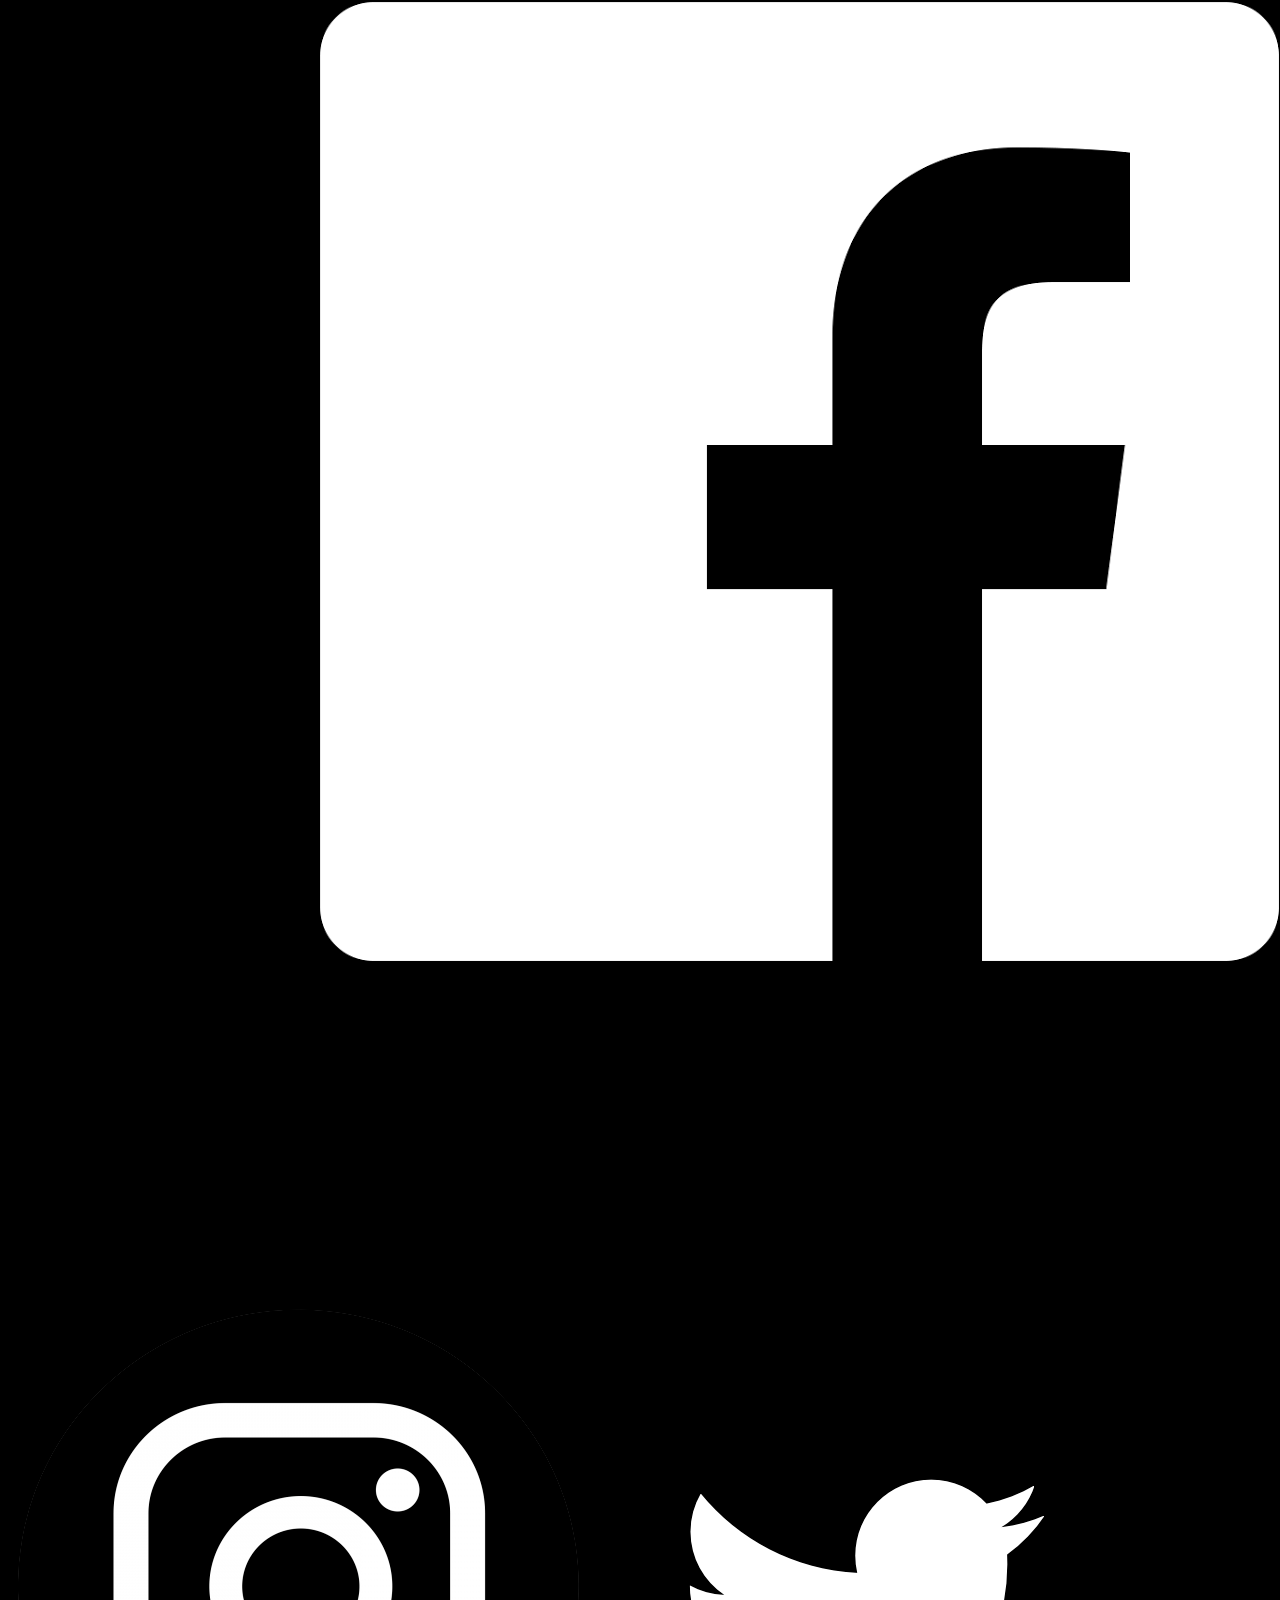
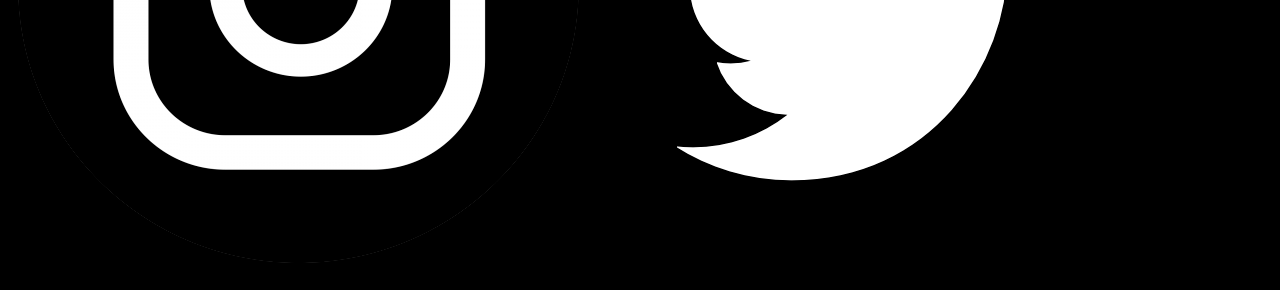
<file: Paginas/Home.html>
<!DOCTYPE html>
<html lang="en">
<head>
    <meta charset="UTF-8">
    <meta name="viewport" content="width=device-width, initial-scale=1.0">
    <link rel="stylesheet" href="../Estilos/home.css">
    <title>NASA</title>
</head>
<body class="contenedor">

    <div>
        <div class="contImagen">
            <img class="imagen" src="../Imagenes/ImagenPrincipal_Home.jpg" height="100%" width="100%">
        </div>
        
        <div class="head">
            <div class="contLogo">
                <img class="logo" src="../Imagenes/nasa.png" >
            </div>
            <a>
                <span class="AcercaDe"> Acerca de</span>
            </a>
            
            <a>
                <span class="Gallery"> Gallery</span>
            </a>
    
            <a>
                <span class="Contactanos"> Contactanos</span>
            </a>
            
            <a>
                <span class="Investigaciones"> Investigaciones</span>
            </a>
        </div>

        <div class="contenido">
            <div class="sun">
                <img class="fact" src="../Imagenes/sun.png">
            </div>

            <div class="title">
                <p class="titleSun">
                    Sun
                </p>
            </div>
            <div class="textSun">
                
                <p class="parrafoSun">
                    The sun is a star, a hot ball of glowing gases at 
                    the heart of our solar system. Its influence extends 
                    far beyond the orbits of distant Neptune and Pluto. 
                    Without the sun's intense energy and heat, there would 
                    be no life on Earth. And though it is special to us, 
                    there are billions of stars like our sun scattered across 
                    the Milky Way galaxy. If the sun were as tall as a typical 
                    front door, the Earth would be the size of a U.S. nickel. 
                    The temperature at the sun's core is about 
                    27 million degrees Fahrenheit.
                </p>
            </div>

            <div class="Earth">
                <img class="factEarth" src="../Imagenes/earth.png">
            </div>
            <div class="titleEarth">
                <p class="titleE">
                    Earth
                </p>
            </div>
            <div class="textEarth">
                <p class="parrafoEarth">
                    Our home, planet Earth, is a rocky, terrestrial planet. 
                    It has a solid and active surface, with mountains, valleys, 
                    canyons, plains and much more. Earth is special because it 
                    is an ocean planet, since water covers 70% of its surface.
                    It is the third planet in the solar system, orbiting the Sun 
                    between Venus and Mars, that is, 149,600,000 km from 
                    the Astro Rey. It is the largest and most dense of the 
                    so-called Terrestrial planets, and the fifth in size of 
                    the eight that exist.
                </p>
            </div>
        </div>
        <div class="light">
            <div class="imagenlight">
            </div>
        </div>
    </div>
    <div class="Pie">
        <div class="RedesSociales">
            <span class="Creadores">
                ajem develop
            </span>
            <img src="../Redes sociales/Facebook.png"></img>
            <img src="../Redes sociales/instagram.png"/>
            <img src="../Redes sociales/twitter.png" />
        </div>
    </div >
    
    
</body>
</html>
</file>
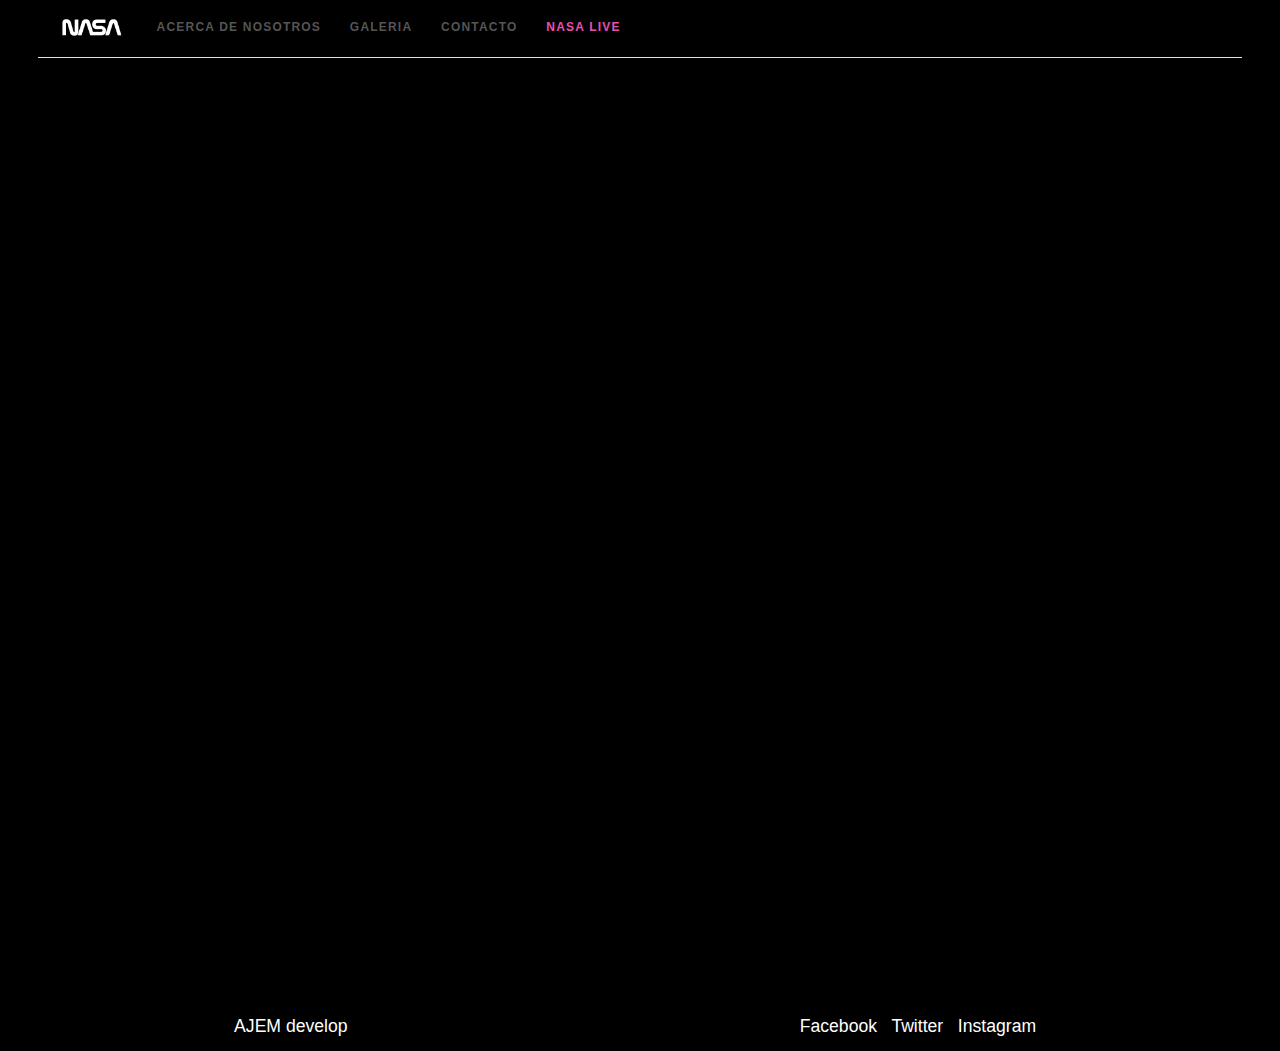
<file: Paginas/Live.html>
<!DOCTYPE html>
<html lang="en">
<head>
    <meta charset="UTF-8">
    <meta name="viewport" content="width=device-width, initial-scale=1.0">
    <title>NASA Live</title>
    <link rel="stylesheet" href="../Estilos/Live.css">

</head>
<body class="Contenedor" >

<div style="align-items: center; flex-direction: column ;display: flex;" >
    <div class="Encabezado">
        <nav id="fsr-top-bar">
            <ul>
               <li>
                  <a href="#" tabindex="-1">
                     <svg class="fsr-ic-top-bar-close" role="presentation" aria-hidden="true">
                        <use xlink:href="#svg-arrow-left"></use>
                     </svg>
                     <span class="fsr-top-bar-btn-close-title">Close</span>
                  </a>
               </li>
               <li>
                <a href="../Index.html">
                    <img class="Logo" src="../Imagenes/nasa.png" />
                </a>
               </li>
               <li>
                <a href="./About.html">Acerca de nosotros</a>
            </li>
            <li>
                <a href="./gallery.html">Galeria</a>
            </li>
            <li>
                <a  href="./Contactos.html">Contacto</a>
            </li>
            <li>
                <a style="color: #E650B1;" href="./Live.html">NASA Live</a>
            </li>

               <li>
                  <a id="fsr-top-bar-btn-open" href="#fsr-top-bar">
                    
                     <span class="fsr-top-bar-btn-opwqqqqqqqqqqen-title"> Menu</span>
                  </a>
               </li>
            </ul>
         </nav>
    </div>
    <!--!Informacion de la pagina-->
    <div class="Contenido" > 
        <iframe width="100%" height="90%" src="https://www.youtube.com/embed/21X5lGlDOfg" frameborder="0" allow="accelerometer; autoplay; clipboard-write; encrypted-media; gyroscope; picture-in-picture" allowfullscreen></iframe>
        </div>
 
    
    
</div >

<footer>
        
    <p style=" font-size: calc(0.3em + 1vw); flex-direction: column-reverse; font-family: Arial; color: white;">
        AJEM develop
    </p>
    
    <p  style=" font-size: calc(0.3em + 1vw); font-family: Arial; color: white; ">
    <a style="color: white; text-decoration: none;" href="https://www.facebook.com/NASA" target="_self"> Facebook </a> &nbsp;
    <a  style=" color: white; text-decoration: none;" href="https://twitter.com/NASA?s=09" target="_self">    Twitter </a> &nbsp;
    <a style=" color: white; text-decoration: none;" href="https://www.instagram.com/nasa/?hl=es-la" target="_self">   Instagram </a>  &nbsp;
    </p>
</footer>
</body>
</html>
</file>
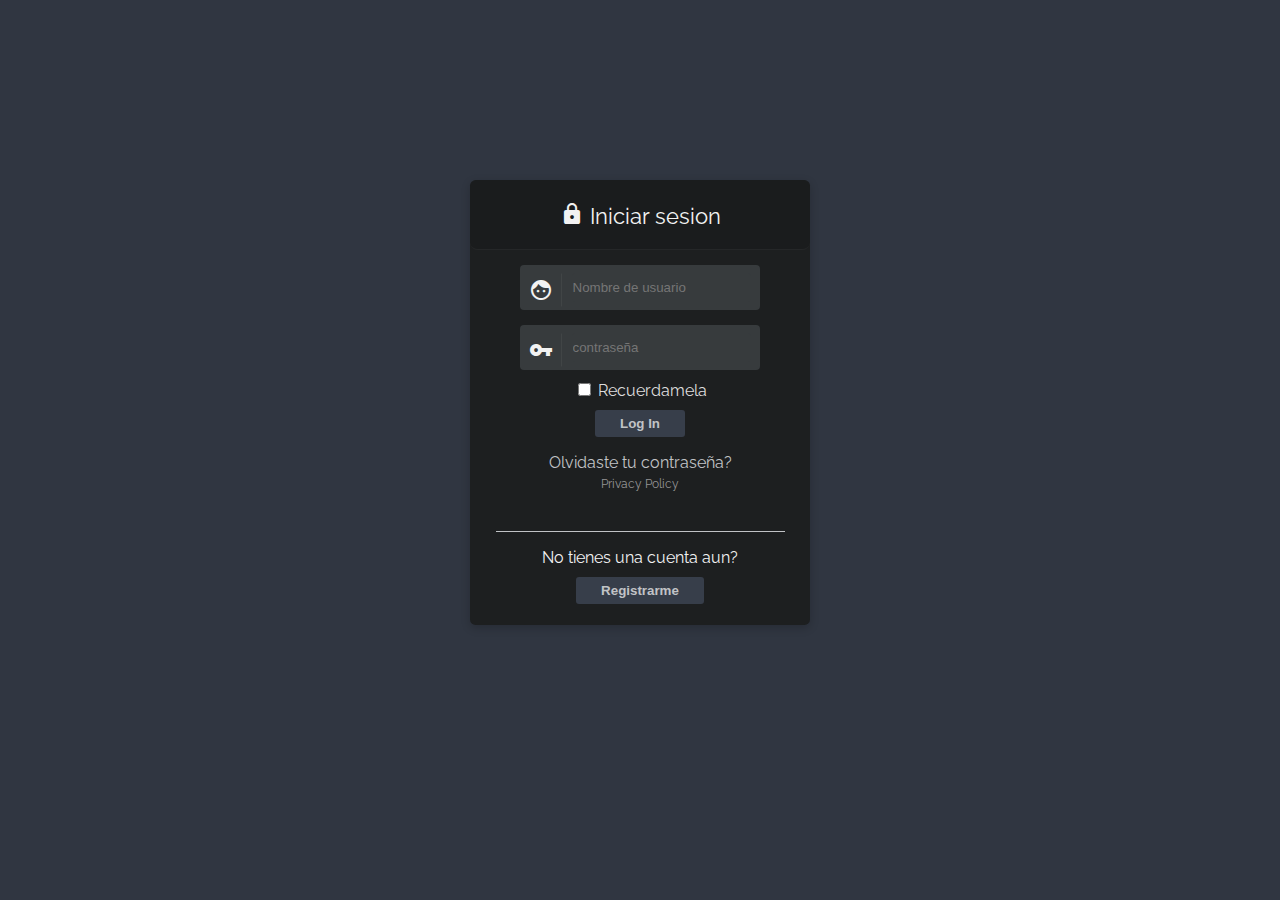
<file: Paginas/LoginBlack.html>
<html>

<head>
    <meta charset="UTF-8">
    <title>Login</title>
    <meta name="description" content="Login - Register Template">
    <meta name="author" content="Lorenzo Angelino aka MrLolok">
    <meta name="viewport" content="width=device-width, initial-scale=1.0">
    <link rel="stylesheet" href="../Estilos/LoginBlackStyle.css">
    <link href="https://fonts.googleapis.com/icon?family=Material+Icons" rel="stylesheet">
    <script src="../Javascript/loginBlack.js" ></script>
    <style>
        body {
            background-color: #303641;
        }
    </style>
</head>

<body>
    <div id="container-login">
        <div id="title">
            <i class="material-icons lock">lock</i> Iniciar sesion
        </div>

        <form action="./bienvenido.html" method="post" onsubmit="return validacionDeLogin()">
            <div class="input">
                <div class="input-addon">
                    <i class="material-icons">face</i>
                </div>
                <input name="username" id="username" placeholder="Nombre de usuario" type="text" required class="validate" autocomplete="off">
            </div>

            <div class="clearfix"></div>

            <div class="input">
                <div class="input-addon">
                    <i class="material-icons">vpn_key</i>
                </div>
                <input name="password" id="password" placeholder="contraseña" type="password" required class="validate" autocomplete="off">
            </div>

            <div class="remember-me">
                <input type="checkbox">
                <span style="color: #DDD">Recuerdamela</span>
            </div>
            
            <input type="submit" value="Log In" />
        
        </form>

        <div class="forgot-password">
            <a href="#">Olvidaste tu contraseña?</a>
        </div>
        <div class="privacy">
            <a href="#">Privacy Policy</a>
        </div>

        <div class="register">
            No tienes una cuenta aun?
            <a href="../Paginas/registerBlack.html"><button id="register-link">Registrarme</button></a>
        </div>
    </div>
</body>

</html>
</file>
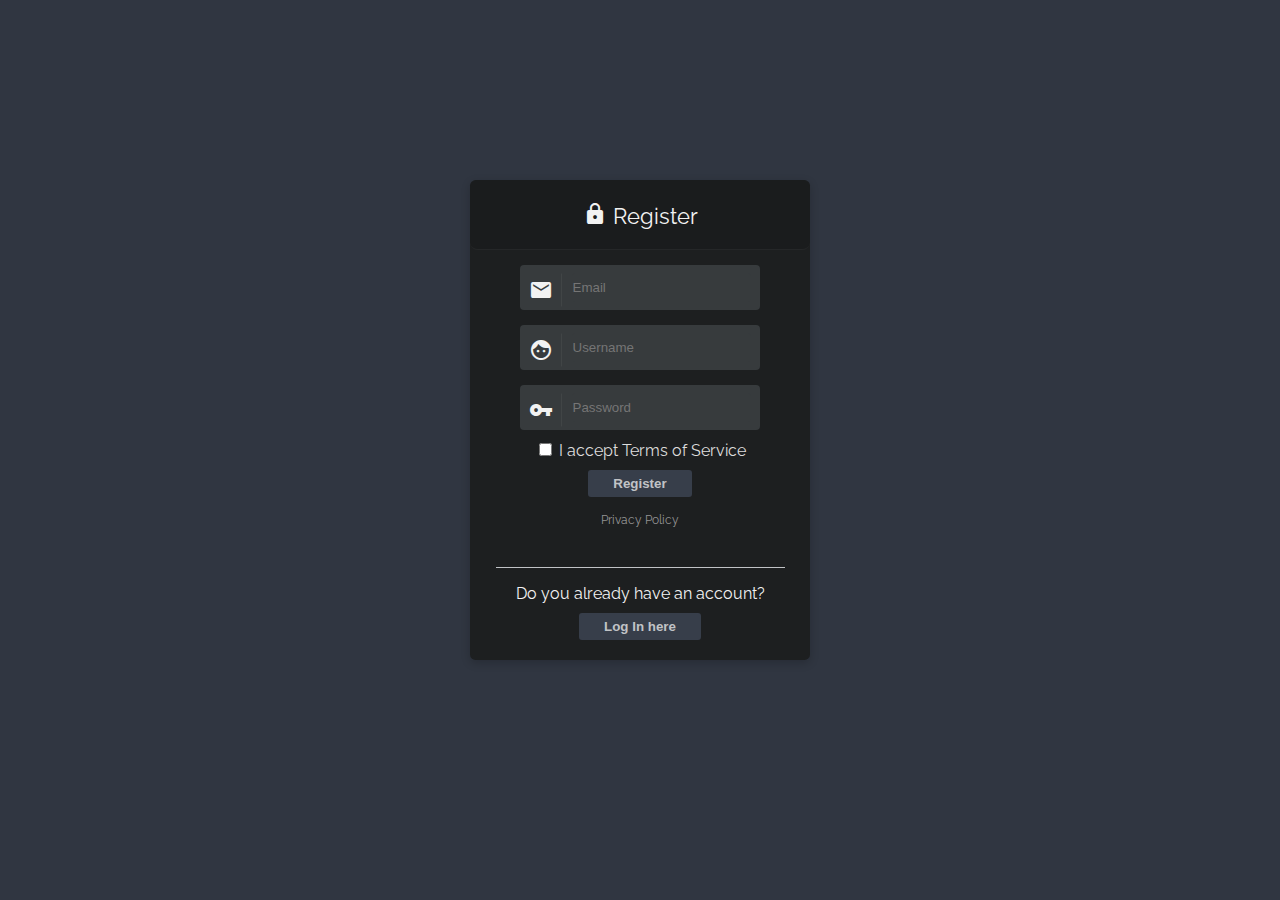
<file: Paginas/registerBlack.html>
<html>

<head>
    <meta charset="UTF-8">
    <title>Register</title>
    <meta name="description" content="Login - Register Template">
    <meta name="author" content="Lorenzo Angelino aka MrLolok">
    <meta name="viewport" content="width=device-width, initial-scale=1.0">
    <link rel="stylesheet" href="../Estilos/LoginBlackStyle.css">
    <link href="https://fonts.googleapis.com/icon?family=Material+Icons" rel="stylesheet">
    <script src="../Javascript/register.js"></script>
    <style>
        body {
            background-color: #303641;
        }
    </style>
</head>

<body>
    <div id="container-register">
        <div id="title">
            <i class="material-icons lock">lock</i> Register
        </div>

        <form  action="./LoginBlack.html" method="POST" onsubmit="return resgistro()" >
            <div class="input">
                <div class="input-addon">
                    <i class="material-icons">email</i>
                </div>
                <input name="email" id="email" placeholder="Email" type="email" required class="validate" autocomplete="off">
            </div>

            <div class="clearfix"></div>

            <div class="input">
                <div class="input-addon">
                    <i class="material-icons">face</i>
                </div>
                <input name="username" id="username" placeholder="Username" type="text" required class="validate" autocomplete="off">
            </div>

            <div class="clearfix"></div>

            <div class="input">
                <div class="input-addon">
                    <i class="material-icons">vpn_key</i>
                </div>
                <input name="password" id="password" placeholder="Password" type="password" required class="validate" autocomplete="off">
            </div>

            <div class="remember-me">
                <input type="checkbox">
                <span style="color: #DDD">I accept Terms of Service</span>
            </div>

            <input  type="submit" value="Register" />
        </form>

        <div class="privacy">
            <a href="#">Privacy Policy</a>
        </div>

        <div class="register">
            Do you already have an account?
            <a href="#"><button id="register-link">Log In here</button></a>
        </div>
    </div>
</body>

</html>
</file>
<file: Estilos/home.css>
.contenedor
{
    
    background-color: black;
}

.contImagen{
    width: 100vw;
    height: 85vh;
    background-color: blue;
    position: absolute;
    left: 0em;
    top: 0em;
}

.imagen
{
    position: relative;
    width: 100vw;
    height: 100vh;
    
}

.head
{
    width: auto;
    height: 9em;
    position: fixed;
    top: 1.5em;
    left: 0em;
    right: 0em;
    z-index: 1;
    text-decoration: none;
}

.head > a
{
    text-decoration: none;
    font-size: 1em;
}

.contLogo
{
    top: 0%;
    display: flex;
    float: left;
    width: 15em;
    height: 9em;
    position: absolute;
    margin-left: 1em;
    margin-top: 1em;
}




.AcercaDe
{
    position: relative;
    font-family: Verdana, Arial;
    top: 2.7em;
    font-size: 1.3em;
    left: 45%;
    color: #FFFFFF;

    /*position: relative;
    font-family: Verdana, Arial;
    top: 10%;
    float: left;
    height: 1.5em;
    left: 20%;*/
}

.Gallery
{
    position: relative;
    font-family: Verdana, Arial;
    top: 2.7em;
    font-size: 1.3em;
    left: 50%;
    color: #FFFFFF;

    /*position: relative;
    font-family: Verdana, Arial;
    top: 0.4em;
    font-size: 1em;
    left: 35%;*/
}

.Contactanos
{
    position: relative;
    font-family: Verdana, Arial;
    top: 2.7em;
    font-size: 1.3em;
    left: 55%;
    color: #FFFFFF;

    /*position: relative;
    font-family: Verdana, Arial;
    top: 0.4em;
    font-size: 1em;
    left: 48%;*/
}

.Investigaciones
{
    position: relative;
    font-family: Verdana, Arial;
    top: 2.7em;
    font-size: 1.3em;
    left: 60%;
    color: #FFFFFF;
    /*
    position: relative;
    font-family: Verdana, Arial;
    top: 0.4em;
    font-size: 1em;
    left: 60%;*/
}

.contenido
{
    position: absolute;
    top: 52em;
    width: 100vw;
    height: 137em;
    left: 0%;
    background: #4a18be 0% 0% no-repeat padding-box;
    opacity: 1;
    display: flex;
}

.sun
{
    width: 50%;
    height: 50em;
    margin-left: 5em;
    margin-top: 5em;
    display: flex;
    float: left;
}

.fact
{
    width: 60vh;
    height: auto;
}

.textSun{
    width: 100%;
    height: 40vh;
   
    background-color: #000000;
    font-size: 1.8vw;
    float: right;
    text-align: right;
}

.parrafoSun
{
    color: #FFFFFF;
    font-family: Verdana, Arial;
    line-height: 1.5;
    text-align: center;
}

.title
{
    width: 100%;
    height: 0%;
    margin-top: 0vh;
    background-color: pink;
    display: flex;
    float: left;
    text-align: left;
    font-size: 3vw;
}

.titleSun
{
    color: #FFFFFF;
    font-family: Verdana, Arial;
    line-height: 2;
    margin-left: 7vh;
    
}

.Earth
{
    width: 100%;
    flex-direction: column;
    
    display: flex;
    align-items: center;
    flex-wrap: wrap;
    background-color: black;
}

.factEarth
{
    width: 60vh;
    height: auto;
}

.titleEarth
{
    width: 100%;
    height: 10%;
    margin-top: 0vh;
    background-color: black;
    display: flex;
    float: left;
    text-align: left;
    font-size: 3vw;
}

.titleE
{
    color: #FFFFFF;
    font-family: Verdana, Arial;
    line-height: 2;
    margin-left: 7vh;
}

.textEarth
{
    width: 100%;
    height: 30em;

    background-color: #da0c0c;

    float: left;
    text-align: left;
}

.parrafoEarth
{
    color: #FFFFFF;
    font-family: Verdana, Arial;
    line-height: 1.5;
}

.Pie
{
    position: absolute;
    width: 100%;
    height: 10em;
    top: 179em;
    right: 0em;
    background-color: black;

}

.ImagenPie
{
    position: relative;
    right: 10%;
    left: 56.5%;
    width: 33.5%;
    height: 10em;
    background-size: 100%, 100%;
    background-repeat: no-repeat;
    
}

.Encabezado
{
    /*Canal alfa de transpariencia*/
    display: flex;
    flex-direction: row;
    position: absolute;
    width: 100%;
    height: 7vh;
    top: 0em;
    left: 0em;
    right: 0em;
  
}
li{
    color:white;
}

/* Nuevo encabezado */
html {
    box-sizing: border-box;
  }
  
  *,
  *:before,
  *:after {
    box-sizing: inherit;
  }
  

  a:focus {
    outline: none;
  }

  
  
  /* FSR Top Bar. */
  
  #fsr-top-bar {
    background-color: transparent;
    font-size: 12px;
    overflow: hidden;
    position: absolute;
    top: 0;
    width: 100%;
    z-index: 1;

  }
  
  @media screen and (min-width: 768px) {
    #fsr-top-bar {
      border-bottom: 1px solid #e2e2e2;
      margin: auto;
      position: relative;
      width: 94%;
    }
  }
  
  #fsr-top-bar ul {
    list-style-type: none;
    margin: 0;
    padding: 0;
  }
  
  @media screen and (min-width: 768px) {
    #fsr-top-bar ul {
      display: inline-block;
    }
  }
  
  #fsr-top-bar li {
    display: none;
    color: white;
    
  }
  
  @media screen and (min-width: 768px) {
    #fsr-top-bar li {
      display: block;
      float: left;
    }
  }
  
  #fsr-top-bar li:first-child {
    display: none;
    text-align: right;
  }
  
  #fsr-top-bar li:last-child {
    display: block;
    padding: 3%;
  }
  
  @media screen and (min-width: 768px) {
    #fsr-top-bar li:last-child {
      display: none;
    }
  }
  
  #fsr-top-bar li:first-child svg.fsr-ic-top-bar-close,
  #fsr-top-bar li:last-child svg.fsr-ic-top-bar-burguer {
    fill: #555;
    height: 24px;
    position: relative;
    top: 7px;
    width: 24px;
  }
  
  #fsr-top-bar a {
    background-color: transparent;
    color: white;
    display: inline-block;
    font-weight: 700;
    letter-spacing: 0.1em;
    line-height: 44px;
    padding: 0 .9rem;
    text-decoration: none;
    text-transform: uppercase;
    white-space: nowrap;
  }
  
  #fsr-top-bar .fsr-top-bar-wrapper {
    display: none;
  }
  
  #fsr-top-bar:target {
    background-color: #353535;
    bottom: 0;
    overflow-y: auto;
    position: fixed;
    top: 0;
    z-index: 1;
  }
  
  #fsr-top-bar:target li {
    display: block;
  }
  
  #fsr-top-bar:target li:not(:first-child) {
    margin-top: 2px;
  }
  
  #fsr-top-bar:target li:first-child {
    display: block;
  }
  
  #fsr-top-bar:target li:first-child svg.fsr-ic-top-bar-close {
    fill: #fff;
  }
  
  #fsr-top-bar:target li:last-child {
    display: none;
  }
  
  #fsr-top-bar:target a {
    color: #fff;
    width: 100%;
  }
  
  @media screen and (min-width: 768px) {
    #fsr-top-bar:target a {
      color: #555;
    }
  }
  
  #fsr-top-bar:target .fsr-top-bar-wrapper {
    display: block;
    height: 200px;
  }
  
  #fsr-top-bar:target .fsr-top-bar-ads {
    overflow: hidden;
    position: relative;
  }
  
  #fsr-top-bar:target .fsr-top-bar-ads:after {
    background: rgba(0, 0, 0, 0.4);
    content: "";
    height: 100%;
    position: absolute;
    top: 46px;
    width: 100%;
  }
  
  #fsr-top-bar:target .fsr-top-bar-head {
    color: white;
    margin: 1em 0 .5em 0;
    padding: .5em 0;
    position: absolute;
    z-index: 1;
  }
  
  #fsr-top-bar:target .fsr-top-bar-head-img {
    border-radius: 50%;
    height: 36px;
    margin-left: 10px;
    width: 36px;
  }
  
  #fsr-top-bar:target .fsr-top-bar-head-title {
    padding-left: .5rem;
    position: relative;
    top: 2px;
  }
  
  #fsr-top-bar:target .fsr-top-bar-img {
    height: 200px;
    padding-top: 2px;
    position: absolute;
    width: 100%;
  }
  
  #fsr-top-bar:target .fsr-top-bar-text {
    color: #fff;
    margin: 4rem 0;
    padding: 10px;
    position: absolute;
    z-index: 1;
  }
  
  #fsr-top-bar:target ~ article[role=application] {
    display: none;
  }
  
  @media screen and (min-width: 500px) {
    #fsr-top-bar:target ~ article[role=application] {
      display: block;
    } 
  }
  
  @media screen and (min-width: 500px) {
    #fsr-top-bar:target {
      left: -280px;
      transform: translateX(280px);
      transition: transform 0.5s cubic-bezier(0.42, 0, 0.58, 1);
      webkit-transform: translateX(280px);
      webkit-transition: transform 0.5s cubic-bezier(0.42, 0, 0.58, 1);
      width: 280px;
    }
  }
  
  @media screen and (min-width: 768px) {
    #fsr-top-bar:target {
      background-color: transparent;
      border-bottom: 1px solid #da28cb;
      height: 52px;
      overflow: hidden;
      position: relative;
      width: 94%;
    }
    #fsr-top-bar:target a {
      width: auto;
    }
    #fsr-top-bar:target li:first-child {
      display: none;
    }
  }
  
  
  /* Button Pulsing */
  
  .btn-pulsing {
    width: 96px;
    height: 96px;
    margin: auto;
    display: block;
    border: none;
    border-radius: 50%;
    background: transparent;
    cursor: pointer;
   
    -webkit-animation: pulse 1.5s infinite;
  }
  
  .pulse-button:hover {
    -webkit-animation: none;
  }
  
  
  /* Button Pulsing (Keyframes) */
  
  @-webkit-keyframes pulse {
    0% {
      -webkit-transform: scale(0.9);
      transform: scale(0.9);
    }
    70% {
      -webkit-transform: scale(1);
      transform: scale(1);
      box-shadow: 0 0 0 13px rgba(90, 153, 212, 0);
    }
    100% {
      -webkit-transform: scale(0.9);
      transform: scale(0.9);
      box-shadow: 0 0 0 0 rgba(90, 153, 212, 0);
    }
  }
  
  @keyframes pulse {
    0% {
      -webkit-transform: scale(0.9);
      transform: scale(0.9);
    }
    70% {
      -webkit-transform: scale(1);
      transform: scale(1);
      box-shadow: 0 0 0 13px rgba(90, 153, 212, 0);
    }
    100% {
      -webkit-transform: scale(0.9);
      transform: scale(0.9);
      box-shadow: 0 0 0 0 rgba(90, 153, 212, 0);
    }
  }
/*Aqui termina el nuevo encabezado*/


.Logo
{
    position: relative;
    
    float: left;
    height: 5vh;
    bottom: 10%;
    left: 1%;
}

.MenuDePaginas
{
    position: relative;
    display: flex;
    justify-content: flex-end;

    font-family: Verdana, Arial;
    flex-flow: row wrap;
    list-style: none;

    margin-left:53vw; 
}

.MenuDePaginas a {
    position: relative;
    text-decoration: none;
    display: block;
    padding-left: 1vw;
    top: 0em;
    
    
}
li
{
    
    font-family: Arial, Helvetica, sans-serif;
}
p
{
    color: white;
}

footer
{
    display: flex;
    margin-top: 49%;
    
    background-color: var(--primary);
    color: var(--primaryDark);
    width: 100%;
    height: 5vh;
    justify-content: space-around;
}

li
{
    
    font-family: Arial, Helvetica, sans-serif;
}
</file>
<file: Estilos/About.css>
.Contenedor
{
    background-color: black;
}
a
{
 text-decoration: none;
}

.Encabezado
{
    width: auto;
    height: 9em;
    top: 0em;
    left: 0em;
    right: 0em;
    background-color: black;
}
.Logo
{
    position: relative;
    
    float: left;
    height: 5vh;
    bottom: 10%;
    left: 1%;
}
.imagenLogo{
    position: relative;
    top: 12%;
    float: left;
    height: 70%;
    bottom: 10%;
    left: 0%; 
}

/* Nuevo encabezado */
html {
    box-sizing: border-box;
  }
  
  *,
  *:before,
  *:after {
    box-sizing: inherit;
  }
  

  a:focus {
    outline: none;
  }

  
  
  /* FSR Top Bar. */
  
  #fsr-top-bar {
    background-color: transparent;
    font-size: 12px;
    overflow: hidden;
    position: absolute;
    top: 0;
    width: 100%;
    z-index: 1;

  }
  
  @media screen and (min-width: 768px) {
    #fsr-top-bar {
      border-bottom: 1px solid #e2e2e2;
      margin: auto;
      position: relative;
      width: 94%;
    }
  }
  
  #fsr-top-bar ul {
    list-style-type: none;
    margin: 0;
    padding: 0;
  }
  
  @media screen and (min-width: 768px) {
    #fsr-top-bar ul {
      display: inline-block;
    }
  }
  
  #fsr-top-bar li {
    display: none;
    color: white;
    
  }
  
  @media screen and (min-width: 768px) {
    #fsr-top-bar li {
      display: block;
      float: left;
    }
  }
  
  #fsr-top-bar li:first-child {
    display: none;
    text-align: right;
  }
  
  #fsr-top-bar li:last-child {
    display: block;
    padding: 3%;
  }
  
  @media screen and (min-width: 768px) {
    #fsr-top-bar li:last-child {
      display: none;
    }
  }
  
  #fsr-top-bar li:first-child svg.fsr-ic-top-bar-close,
  #fsr-top-bar li:last-child svg.fsr-ic-top-bar-burguer {
    fill: #555;
    height: 24px;
    position: relative;
    top: 7px;
    width: 24px;
  }
  
  #fsr-top-bar a {
    background-color: transparent;
    color: #555;
    display: inline-block;
    font-weight: 700;
    letter-spacing: 0.1em;
    line-height: 44px;
    padding: 0 .9rem;
    text-decoration: none;
    text-transform: uppercase;
    white-space: nowrap;
  }
  
  #fsr-top-bar .fsr-top-bar-wrapper {
    display: none;
  }
  
  #fsr-top-bar:target {
    background-color: #353535;
    bottom: 0;
    overflow-y: auto;
    position: fixed;
    top: 0;
    z-index: 1;
  }
  
  #fsr-top-bar:target li {
    display: block;
  }
  
  #fsr-top-bar:target li:not(:first-child) {
    margin-top: 2px;
  }
  
  #fsr-top-bar:target li:first-child {
    display: block;
  }
  
  #fsr-top-bar:target li:first-child svg.fsr-ic-top-bar-close {
    fill: #fff;
  }
  
  #fsr-top-bar:target li:last-child {
    display: none;
  }
  
  #fsr-top-bar:target a {
    color: #fff;
    width: 100%;
  }
  
  @media screen and (min-width: 768px) {
    #fsr-top-bar:target a {
      color: #555;
    }
  }
  
  #fsr-top-bar:target .fsr-top-bar-wrapper {
    display: block;
    height: 200px;
  }
  
  #fsr-top-bar:target .fsr-top-bar-ads {
    overflow: hidden;
    position: relative;
  }
  
  #fsr-top-bar:target .fsr-top-bar-ads:after {
    background: rgba(0, 0, 0, 0.4);
    content: "";
    height: 100%;
    position: absolute;
    top: 46px;
    width: 100%;
  }
  
  #fsr-top-bar:target .fsr-top-bar-head {
    color: white;
    margin: 1em 0 .5em 0;
    padding: .5em 0;
    position: absolute;
    z-index: 1;
  }
  
  #fsr-top-bar:target .fsr-top-bar-head-img {
    border-radius: 50%;
    height: 36px;
    margin-left: 10px;
    width: 36px;
  }
  
  #fsr-top-bar:target .fsr-top-bar-head-title {
    padding-left: .5rem;
    position: relative;
    top: 2px;
  }
  
  #fsr-top-bar:target .fsr-top-bar-img {
    height: 200px;
    padding-top: 2px;
    position: absolute;
    width: 100%;
  }
  
  #fsr-top-bar:target .fsr-top-bar-text {
    color: #fff;
    margin: 4rem 0;
    padding: 10px;
    position: absolute;
    z-index: 1;
  }
  
  #fsr-top-bar:target ~ article[role=application] {
    display: none;
  }
  
  @media screen and (min-width: 500px) {
    #fsr-top-bar:target ~ article[role=application] {
      display: block;
    } 
  }
  
  @media screen and (min-width: 500px) {
    #fsr-top-bar:target {
      left: -280px;
      transform: translateX(280px);
      transition: transform 0.5s cubic-bezier(0.42, 0, 0.58, 1);
      webkit-transform: translateX(280px);
      webkit-transition: transform 0.5s cubic-bezier(0.42, 0, 0.58, 1);
      width: 280px;
    }
  }
  
  @media screen and (min-width: 768px) {
    #fsr-top-bar:target {
      background-color: transparent;
      border-bottom: 1px solid #da28cb;
      height: 52px;
      overflow: hidden;
      position: relative;
      width: 94%;
    }
    #fsr-top-bar:target a {
      width: auto;
    }
    #fsr-top-bar:target li:first-child {
      display: none;
    }
  }
  
  
  /* Button Pulsing */
  
  .btn-pulsing {
    width: 96px;
    height: 96px;
    margin: auto;
    display: block;
    border: none;
    border-radius: 50%;
    background: transparent;
    cursor: pointer;
   
    -webkit-animation: pulse 1.5s infinite;
  }
  
  .pulse-button:hover {
    -webkit-animation: none;
  }
  
  
  /* Button Pulsing (Keyframes) */
  
  @-webkit-keyframes pulse {
    0% {
      -webkit-transform: scale(0.9);
      transform: scale(0.9);
    }
    70% {
      -webkit-transform: scale(1);
      transform: scale(1);
      box-shadow: 0 0 0 13px rgba(90, 153, 212, 0);
    }
    100% {
      -webkit-transform: scale(0.9);
      transform: scale(0.9);
      box-shadow: 0 0 0 0 rgba(90, 153, 212, 0);
    }
  }
  
  @keyframes pulse {
    0% {
      -webkit-transform: scale(0.9);
      transform: scale(0.9);
    }
    70% {
      -webkit-transform: scale(1);
      transform: scale(1);
      box-shadow: 0 0 0 13px rgba(90, 153, 212, 0);
    }
    100% {
      -webkit-transform: scale(0.9);
      transform: scale(0.9);
      box-shadow: 0 0 0 0 rgba(90, 153, 212, 0);
    }
  }
/*Aqui termina el nuevo encabezado*/

.Pie
{
    
    width: auto;
    height: 8.125em;
    
    /*Canal alfa de transpariencia*/
    top: 189em;
    left: 0em;
    right: 0em;
    
    position: absolute;
    background-color: black;
}
.RedesSociales
{
    position: relative;
    
    display: flex;
    top: 2em;
    height: 4em;
    left: 10%;
    width: 80%;
    bottom: 2em;
    flex-direction: row;
}

.Creadores
{
    position: relative;
    top: 1.5em;
    flex: 25;
    font-family: Verdana, Arial;
    text-transform: uppercase;
    font-weight: bold;
    color: white;
}

.RedesSociales >img
{
    margin: 1em;
    position: relative;
    top: -0.6em;
    flex: 1;
    width: 0.02em;
    height: 60%;
}
.EnlaceAbout
{
    position: relative;
    font-family: Verdana, Arial;
    top: 2.7em;
    font-size: 1.3em;
    left: 45%;
    color: #FFFFFF;

    
}

.EnlaceGalery
{
    position: relative;
    font-family: Verdana, Arial;
    top: 2.7em;
    font-size: 1.3em;
    left: 50%;
    color: #FFFFFF;

}

.EnlaceContactanos
{
    position: relative;
    font-family: Verdana, Arial;
    top: 2.7em;
    font-size: 1.3em;
    left: 55%;
    color: #FFFFFF;

}
.EnlaceInvestigaciones
{
    position: relative;
    font-family: Verdana, Arial;
    top: 2.7em;
    font-size: 1.3em;
    left: 60%;
    color: #FFFFFF;

}
.Contenido
{

    position: absolute;
    top: 9em;
    width: 100%;
    height: 170em;
    left: 0%;
    background: #000000 0% 0% no-repeat padding-box;
    opacity: 1;
    /*Caja principal*/

}
.informacion{
    position: relative;
    width: 110vh;
    height: 20vh;
    left: 60vh;
    text-align: center;


}
.informacionII{
    position: relative;
    width: 130vh;
    height: 10em;
    left: 45vh;
    text-align: center;
    margin-top:25vh;

}
.titulo{
    font-size: 2em;
    text-align: center;
    font-family: Verdana, Arial;
    text-transform: uppercase;
    color: #8277AF;

}
.parrafo
{
    color: #FFFFFF;
    font-family: Verdana, Geneva, Tahoma, sans-serif;
    line-height: 1.5;
}

.divImagen{
    width: 100%;
    height: 50em;
    background-color: aquamarine;
    position: relative;
    top: 10em;
    left: 0em;
    right: 0em;

}

.Imagen{
    width: 100%;
    height: 50em;
}

.contenedor{
    margin-top: 15em;
    width: 100%;
    height: 60em;
    background-color: #000000;
    position: relative;
}
.divImagenAstronauta{
    width: 50%;
    height: 50em;
    margin-left: 5em;
    margin-top: 5em;
    display: flex;
    float: left;
}
.imagenAstronauta
{
    width: 100%;
    height: 50em;
}
.textoContenedor{
    width: 35%;
    height: 30em;
    margin-top: 15em;
    margin-right: 5em;
    background-color: #000000;
    display: flex;
    float: right;
    text-align: right;
}

@media screen and  (max-width: 411px) {
  .Contenedor
{
    background-color: #000000;
    height: 180vh;
}
a
{
 text-decoration: none;
}

.Pie
{
    
    width: auto;
    height: 8.125em;
    
    /*Canal alfa de transpariencia*/
    top: 160vh;
    left: 0em;
    right: 0em;
    
    position: absolute;
    background-color: black;
}
  .Contenido
{

    position: relative;
    top: 2%;
    width: 100%;
    height: 130vh;
    left: 0%;
    background: #000000 0% 0% no-repeat padding-box;
    opacity: 1;
    

}
.informacion{
    position: relative;
    width: 100%;
    height: 20vh;
    left: 0;
    text-align: center;
    background-color: #000000;

}
.informacionII{
    position: relative;
    width: 100%;
    height: 5vh;
    left: 0%;
    text-align: center;
    background-color: #000000;
    top: -10%;
}

.informacionIII{
  position: relative;
  width: 100%;
  height: 10vh;
  left: 0;
  text-align: center;
  background-color: #000000;
  top: -5%;

}
.titulo{
    font-size: 1em;
    text-align: center;
    font-family: Verdana, Arial;
    text-transform: uppercase;
    color: #8277AF;

}
.parrafo
{
    font-size: 0.4em;
    color: #FFFFFF;
    font-family: Verdana, Geneva, Tahoma, sans-serif;
    line-height: 1.5;
}

.divImagen{
    width: 100%;
    height: 10%;
    background-color: aquamarine;
    position: relative;
    left: 0em;
    right: 0em;
    top: 0%;
}

.Imagen{
    width: 100%;
    height: 100%;
}

.contenedor{
    margin-top: 20vh;
    width: 100%;
    height: 40vh;
    background-color: #000000;
    position: relative;
    top: -5%;
}
.divImagenAstronauta{
    width: 50%;
    height: 35vh;
    margin-left: 1%;
    margin-top: 5%;
    display: flex;
    float: left;
}
.imagenAstronauta
{
    width: 100%;
    height: 100%;
}
.textoContenedor{
    width: 48%;
    height: 15em;
    margin-top: 14%;
    margin-right: 1%;
    background-color: #000000;
    display: flex;
    float: right;
    text-align: right;
}

}

@media screen and  (width: 768px) {
  .Contenedor
{
    background-color: #000000;
    height: 200vh;
}
a
{
 text-decoration: none;
}

.Pie
{
    
    width: auto;
    height: 8.125em;
    
    /*Canal alfa de transpariencia*/
    top: 230vh;
    left: 0em;
    right: 0em;
    
    position: absolute;
    background-color: black;
}
  .Contenido
{

    position: relative;
    top: 2%;
    width: 100%;
    height: 220vh;
    left: 0%;
    background: #000000 0% 0% no-repeat padding-box;
    opacity: 1;
    

}
.informacion{
    position: relative;
    width: 100%;
    height: 20vh;
    left: 0;
    text-align: center;
    background-color: #000000;

}
.informacionII{
    position: relative;
    width: 100%;
    height: 20vh;
    left: 0%;
    text-align: center;
    background-color: #000000;
    top: -2%;
}

.informacionIII{
  position: relative;
  width: 100%;
  height: 10vh;
  left: 0;
  text-align: center;
  background-color: #000000;
  top: -5%;

}
.titulo{
    font-size: 2em;
    text-align: center;
    font-family: Verdana, Arial;
    text-transform: uppercase;
    color: #8277AF;

}
.parrafo
{
    font-size: 1em;
    color: #FFFFFF;
    font-family: Verdana, Geneva, Tahoma, sans-serif;
    line-height: 1.5;
}

.divImagen{
    width: 100%;
    height: 16%;
    background-color: aquamarine;
    position: relative;
    left: 0em;
    right: 0em;
    top: 7%;
}

.Imagen{
    width: 100%;
    height: 100%;
}

.contenedor{
    margin-top: 20vh;
    width: 100%;
    height: 70vh;
    background-color: #000000;
    position: relative;
    
}
.divImagenAstronauta{
    width: 50%;
    height: 35vh;
    margin-left: 1%;
    margin-top: 20%;
    display: flex;
    float: left;
}
.imagenAstronauta
{
    width: 100%;
    height: 100%;
}
.textoContenedor{
    width: 48%;
    height: 15em;
    margin-top: 3%;
    margin-right: 1%;
    background-color: #000000;
    display: flex;
    float: right;
    text-align: right;
}

}
</file>
<file: Estilos/Live.css>
/*Partes pricipales*/

.Contenedor
{
    background-color: black;
}

.Encabezado
{
    /*Canal alfa de transpariencia*/
    display: flex;
    flex-direction: row;
    position: absolute;
    width: 100%;
    height: 7vh;
    top: 0em;
    left: 0em;
    right: 0em;
  
}

li{
    color:white;
}


/* Nuevo encabezado */
html {
    box-sizing: border-box;
  }
  
  *,
  *:before,
  *:after {
    box-sizing: inherit;
  }
  

  a:focus {
    outline: none;
  }

  
  
  /* FSR Top Bar. */
  
  #fsr-top-bar {
    background-color: transparent;
    font-size: 12px;
    overflow: hidden;
    position: absolute;
    top: 0;
    width: 100%;
    z-index: 1;

  }
  
  @media screen and (min-width: 768px) {
    #fsr-top-bar {
      border-bottom: 1px solid #e2e2e2;
      margin: auto;
      position: relative;
      width: 94%;
    }
  }
  
  #fsr-top-bar ul {
    list-style-type: none;
    margin: 0;
    padding: 0;
  }
  
  @media screen and (min-width: 768px) {
    #fsr-top-bar ul {
      display: inline-block;
    }
  }
  
  #fsr-top-bar li {
    display: none;
    color: white;
    
  }
  
  @media screen and (min-width: 768px) {
    #fsr-top-bar li {
      display: block;
      float: left;
    }
  }
  
  #fsr-top-bar li:first-child {
    display: none;
    text-align: right;
  }
  
  #fsr-top-bar li:last-child {
    display: block;
    padding: 3%;
  }
  
  @media screen and (min-width: 768px) {
    #fsr-top-bar li:last-child {
      display: none;
    }
  }
  
  #fsr-top-bar li:first-child svg.fsr-ic-top-bar-close,
  #fsr-top-bar li:last-child svg.fsr-ic-top-bar-burguer {
    fill: #555;
    height: 24px;
    position: relative;
    top: 7px;
    width: 24px;
    font-size: 9em;
  }
  
  #fsr-top-bar a {
    background-color: transparent;
    color: #555;
    display: inline-block;
    font-weight: 700;
    letter-spacing: 0.1em;
    line-height: 44px;
    padding: 0 .9rem;
    text-decoration: none;
    text-transform: uppercase;
    white-space: nowrap;
  }
  
  #fsr-top-bar .fsr-top-bar-wrapper {
    display: none;
  }
  
  #fsr-top-bar:target {
    background-color: #353535;
    bottom: 0;
    overflow-y: auto;
    position: fixed;
    top: 0;
    z-index: 1;
  }
  
  #fsr-top-bar:target li {
    display: block;
  }
  
  #fsr-top-bar:target li:not(:first-child) {
    margin-top: 2px;
  }
  
  #fsr-top-bar:target li:first-child {
    display: block;
  }
  
  #fsr-top-bar:target li:first-child svg.fsr-ic-top-bar-close {
    fill: #fff;
  }
  
  #fsr-top-bar:target li:last-child {
    display: none;
  }
  
  #fsr-top-bar:target a {
    color: #fff;
    width: 100%;
  }
  
  @media screen and (min-width: 768px) {
    #fsr-top-bar:target a {
      color: #555;
    }
  }
  
  #fsr-top-bar:target .fsr-top-bar-wrapper {
    display: block;
    height: 200px;
  }
  
  #fsr-top-bar:target .fsr-top-bar-ads {
    overflow: hidden;
    position: relative;
  }
  
  #fsr-top-bar:target .fsr-top-bar-ads:after {
    background: rgba(0, 0, 0, 0.4);
    content: "";
    height: 100%;
    position: absolute;
    top: 46px;
    width: 100%;
  }
  
  #fsr-top-bar:target .fsr-top-bar-head {
    color: white;
    margin: 1em 0 .5em 0;
    padding: .5em 0;
    position: absolute;
    z-index: 1;
  }
  
  #fsr-top-bar:target .fsr-top-bar-head-img {
    border-radius: 50%;
    height: 36px;
    margin-left: 10px;
    width: 36px;
  }
  
  #fsr-top-bar:target .fsr-top-bar-head-title {
    padding-left: .5rem;
    position: relative;
    top: 2px;
  }
  
  #fsr-top-bar:target .fsr-top-bar-img {
    height: 200px;
    padding-top: 2px;
    position: absolute;
    width: 100%;
  }
  
  #fsr-top-bar:target .fsr-top-bar-text {
    color: #fff;
    margin: 4rem 0;
    padding: 10px;
    position: absolute;
    z-index: 1;
  }
  
  #fsr-top-bar:target ~ article[role=application] {
    display: none;
  }
  
  @media screen and (min-width: 500px) {
    #fsr-top-bar:target ~ article[role=application] {
      display: block;
    } 
  }
  
  @media screen and (min-width: 500px) {
    #fsr-top-bar:target {
      left: -280px;
      transform: translateX(280px);
      transition: transform 0.5s cubic-bezier(0.42, 0, 0.58, 1);
      webkit-transform: translateX(280px);
      webkit-transition: transform 0.5s cubic-bezier(0.42, 0, 0.58, 1);
      width: 280px;
    }
  }
  
  @media screen and (min-width: 768px) {
    #fsr-top-bar:target {
      background-color: transparent;
      border-bottom: 1px solid #da28cb;
      height: 52px;
      overflow: hidden;
      position: relative;
      width: 94%;
    }
    #fsr-top-bar:target a {
      width: auto;
    }
    #fsr-top-bar:target li:first-child {
      display: none;
    }
  }
  
  
  /* Button Pulsing */
  
  .btn-pulsing {
    width: 96px;
    height: 96px;
    margin: auto;
    display: block;
    border: none;
    border-radius: 50%;
    background: transparent;
    cursor: pointer;
   
    -webkit-animation: pulse 1.5s infinite;
  }
  
  .pulse-button:hover {
    -webkit-animation: none;
  }
  
  
  /* Button Pulsing (Keyframes) */
  
  @-webkit-keyframes pulse {
    0% {
      -webkit-transform: scale(0.9);
      transform: scale(0.9);
    }
    70% {
      -webkit-transform: scale(1);
      transform: scale(1);
      box-shadow: 0 0 0 13px rgba(90, 153, 212, 0);
    }
    100% {
      -webkit-transform: scale(0.9);
      transform: scale(0.9);
      box-shadow: 0 0 0 0 rgba(90, 153, 212, 0);
    }
  }
  
  @keyframes pulse {
    0% {
      -webkit-transform: scale(0.9);
      transform: scale(0.9);
    }
    70% {
      -webkit-transform: scale(1);
      transform: scale(1);
      box-shadow: 0 0 0 13px rgba(90, 153, 212, 0);
    }
    100% {
      -webkit-transform: scale(0.9);
      transform: scale(0.9);
      box-shadow: 0 0 0 0 rgba(90, 153, 212, 0);
    }
  }
/*Aqui termina el nuevo encabezado*/

.Contenido
{
    display: flex;
    flex-direction: column;
    left: 40%;
    align-items: center;
    width: 80%;
    height: 90vh;
    
    margin-top: 20vh;
}


p
{
    color: white;
}


footer
{
    display: flex;
    margin: 0em;
    background-color: var(--primary);
    color: var(--primaryDark);
    width: 100%;
    height: 5vh;
    justify-content: space-around;
}

/*Encabezado*/
.Logo
{
    position: relative;
    
    float: left;
    height: 5vh;
    bottom: 10%;
    left: 1%;
}

.MenuDePaginas
{
    position: relative;
    display: flex;
    justify-content: flex-end;

    font-family: Verdana, Arial;
    flex-flow: row wrap;
    list-style: none;

    margin-left:53vw; 
}

.MenuDePaginas a {
    position: relative;
    text-decoration: none;
    display: block;
    padding-left: 1vw;
    top: 0em;
    
}
li
{
    
    font-family: Arial, Helvetica, sans-serif;
}
</file>
<file: Estilos/bienvenido.css>
h1{
    background: -webkit-linear-gradient(#E650B1,#008DAB,#071375);
   -webkit-background-clip: text;
   -webkit-text-fill-color: transparent;
     
    font-size: 8vw;
    font-family: Arial, Helvetica, sans-serif;
}
.contenidoBienvenido
{

    display: flex;
    flex-direction: column;
    left: 40%;
    align-items: center;
    width: 80%;
    height: 86vh;
    margin-top:8vh;
    justify-content: center;

}
</file>
<file: Estilos/Contactos.css>
/*Partes pricipales*/

.Contenedor
{
    background-color: black;

}

.Encabezado
{
    display: flex;
    flex-direction: row;
    position: absolute;
    width: 100%;
    height: 7vh;
    top: 0em;
    left: 0em;
    right: 0em;

}
input[type=radio] {
    height: 1vw;
    margin-bottom: 1vh;
    top: 0px;
}
.TextButton
{
    font-size: 2vw;
    margin: 0vw 12vw;
}
.bottonPink
{
    width: 70vw;
    top: 3vh;
    background: #e650b285;
    font-size: 1vh;
    height: 6vw;
    color: white;
    font-size: 3vw;
    border: 0px;
}


.Contenido
{
    display: flex;
    flex-direction: column;
    left: 40%;
    align-items: center;
    width: 80%;
   
    
    /*Caja principal*/
}
.principal
{
    display: flex;
    margin: 2vw;
    width: 100%;
    margin-top: 12vh;
    flex-direction: column;
    justify-content: space-between;
    align-items: center;
    
}

p
{
    color: white;
}


footer
{
    display: flex;
    margin: 0em;
    background-color: var(--primary);
    color: var(--primaryDark);
    width: 100%;
    height: 5vh;
    justify-content: space-around;
   

}




/*Encabezado*/
.Logo
{
    position: relative;
    
    float: left;
    height: 5vh;
    bottom: 10%;
    left: 1%;
}

.MenuDePaginas
{
    position: relative;
    display: flex;
    justify-content: flex-end;

    font-family: Verdana, Arial;
    flex-flow: row wrap;
    list-style: none;

    margin-left:53vw; 
}

.MenuDePaginas a {
    position: relative;
    text-decoration: none;
    display: block;
    padding-left: 1vw;
    top: 0em;
    color: white;
}

/*Resgistro de estrella*/
.ContenedorDeEstrella
{
    
    
    height: 54vw;
    display: flex;
    top: 1vh;
    padding: 7vw;
    width: 90%;
    margin-bottom: 4vh;
    background-color:  rgba(115, 115, 129, 0.425);
    flex-wrap: wrap;
    flex-direction: row;
}



.NombreDeEstrella
{
    position: relative;
    width: 80%;
    height: 2em;
    flex: 2;
    margin: 3vw;
    background-color: cornflowerblue;
}

.DatosSimples, .DatosDePie
{   
    display: flex;
    padding-left: 1vw;
    padding-right: 1vw;
    width: 80%;
    height: 18vw;
    top: 5vh;
    margin-left: 2vw;
   
    
    justify-content: space-between;
}

.Datos1, .Datos2
{
    padding: 1vw;
    display: flex;
    justify-content: space-between;
    height: 19vw;
    width: 40%;
    
    
    flex-direction: column;
    
    
}


.ContenedorDeContacto
{
    
    display: flex;
    top: 3vh;
    padding: 7vw;
    width: 90%;
    height: 35vw;
    background-color:  rgba(115, 115, 129, 0.425);
    flex-wrap: wrap;
    flex-direction: row;
}


h1
{
    position: relative;
    font-size: 2vw;
    font-family: Verdana, Arial;
    color: #e650b1;
    text-align: center;
    
   
}


.Datos1 form input , .dat2
{
    width: 20vw;
    height: 2vw;
}



p
{
    
    font-family: Arial;
    font-size: 1vw;
}

.radioButton
{
   
    font-family: Arial;
    color: white;
    font-size: 1vw;
}

#CajaDeMensajePersonalizado
{
    left: 2em;
    height: 8em;
    width: 99%;
}


.SalaDeRedaccion
{
    
    position: relative;
    display: flex;
    top: 3vh;
    
    
    margin: 7vw;
    width: 80%;
    height: 43vw;
   
    flex-wrap: wrap;
    background-color: rgba(120, 120, 207, 0.349);
    border-radius: 2vw;
}

h2
{
    font-family: Verdana, Arial;
    color: white;
    font-size: 2vw;
    
}
th
{
    font-family: Verdana;
    color: white;
    font-size: 1.5vw;
    background-color: rgba(228, 128, 220, 0.473);
}

tr td 
{
    font-family: Arial;
    font-size: 1.5vw;
    color: white;

}



.button{
  
    font-size:1vw;
    font-family:Verdana;
    
    color:white;
    background:#008DAB;
    margin: 0.9vh;
    border: 0px;
    width:10vw;
    height: 2vw;

}

html {
    box-sizing: border-box;
  }
  
  *,
  *:before,
  *:after {
    box-sizing: inherit;
  }
  

  a:focus {
    outline: none;
  }

  
  
  /* FSR Top Bar. */
  
  #fsr-top-bar {
    background-color: transparent;
    font-size: 12px;
    overflow: hidden;
    position: absolute;
    top: 0;
    width: 100%;
    z-index: 1;

  }
  
  @media screen and (min-width: 768px) {
    #fsr-top-bar {
      border-bottom: 1px solid #e2e2e2;
      margin: auto;
      position: relative;
      width: 94%;
    }
  }
  
  #fsr-top-bar ul {
    list-style-type: none;
    margin: 0;
    padding: 0;
  }
  
  @media screen and (min-width: 768px) {
    #fsr-top-bar ul {
      display: inline-block;
    }
  }
  
  #fsr-top-bar li {
    display: none;
    color: white;
    
  }
  
  @media screen and (min-width: 768px) {
    #fsr-top-bar li {
      display: block;
      float: left;
    }
  }
  
  #fsr-top-bar li:first-child {
    display: none;
    text-align: right;
  }
  
  #fsr-top-bar li:last-child {
    display: block;
    padding: 3%;
  }
  
  @media screen and (min-width: 768px) {
    #fsr-top-bar li:last-child {
      display: none;
    }
  }
  
  #fsr-top-bar li:first-child svg.fsr-ic-top-bar-close,
  #fsr-top-bar li:last-child svg.fsr-ic-top-bar-burguer {
    fill: #555;
    height: 24px;
    position: relative;
    top: 7px;
    width: 24px;
  }
  
  #fsr-top-bar a {
    background-color: transparent;
    color: #555;
    display: inline-block;
    font-weight: 700;
    letter-spacing: 0.1em;
    line-height: 44px;
    padding: 0 .9rem;
    text-decoration: none;
    text-transform: uppercase;
    white-space: nowrap;
  }
  
  #fsr-top-bar .fsr-top-bar-wrapper {
    display: none;
  }
  
  #fsr-top-bar:target {
    background-color: #353535;
    bottom: 0;
    overflow-y: auto;
    position: fixed;
    top: 0;
    z-index: 1;
  }
  
  #fsr-top-bar:target li {
    display: block;
  }
  
  #fsr-top-bar:target li:not(:first-child) {
    margin-top: 2px;
  }
  
  #fsr-top-bar:target li:first-child {
    display: block;
  }
  
  #fsr-top-bar:target li:first-child svg.fsr-ic-top-bar-close {
    fill: #fff;
  }
  
  #fsr-top-bar:target li:last-child {
    display: none;
  }
  
  #fsr-top-bar:target a {
    color: #fff;
    width: 100%;
  }
  
  @media screen and (min-width: 768px) {
    #fsr-top-bar:target a {
      color: #555;
    }
  }
  
  #fsr-top-bar:target .fsr-top-bar-wrapper {
    display: block;
    height: 200px;
  }
  
  #fsr-top-bar:target .fsr-top-bar-ads {
    overflow: hidden;
    position: relative;
  }
  
  #fsr-top-bar:target .fsr-top-bar-ads:after {
    background: rgba(0, 0, 0, 0.4);
    content: "";
    height: 100%;
    position: absolute;
    top: 46px;
    width: 100%;
  }
  
  #fsr-top-bar:target .fsr-top-bar-head {
    color: white;
    margin: 1em 0 .5em 0;
    padding: .5em 0;
    position: absolute;
    z-index: 1;
  }
  
  #fsr-top-bar:target .fsr-top-bar-head-img {
    border-radius: 50%;
    height: 36px;
    margin-left: 10px;
    width: 36px;
  }
  
  #fsr-top-bar:target .fsr-top-bar-head-title {
    padding-left: .5rem;
    position: relative;
    top: 2px;
  }
  
  #fsr-top-bar:target .fsr-top-bar-img {
    height: 200px;
    padding-top: 2px;
    position: absolute;
    width: 100%;
  }
  
  #fsr-top-bar:target .fsr-top-bar-text {
    color: #fff;
    margin: 4rem 0;
    padding: 10px;
    position: absolute;
    z-index: 1;
  }
  
  #fsr-top-bar:target ~ article[role=application] {
    display: none;
  }
  
  @media screen and (min-width: 500px) {
    #fsr-top-bar:target ~ article[role=application] {
      display: block;
    } 
  }
  
  @media screen and (min-width: 500px) {
    #fsr-top-bar:target {
      left: -280px;
      transform: translateX(280px);
      transition: transform 0.5s cubic-bezier(0.42, 0, 0.58, 1);
      webkit-transform: translateX(280px);
      webkit-transition: transform 0.5s cubic-bezier(0.42, 0, 0.58, 1);
      width: 280px;
    }
  }
  
  @media screen and (min-width: 768px) {
    #fsr-top-bar:target {
      background-color: transparent;
      border-bottom: 1px solid #da28cb;
      height: 52px;
      overflow: hidden;
      position: relative;
      width: 94%;
    }
    #fsr-top-bar:target a {
      width: auto;
    }
    #fsr-top-bar:target li:first-child {
      display: none;
    }
  }
  li
{
    
    font-family: Arial, Helvetica, sans-serif;
}
</file>
<file: Estilos/gallery.css>
.Encabezado
{
    width: auto;
    height: 16vw;
    
    background-color: black;
}

.Logo
{
    position: relative;
    top: 12%;
    float: left;
    height: 14vw;
    bottom: 10%;
    
}

.Pie
{
    position: absolute;
    width: 100%;
    height: 10vw;
    top: 159em;
    background-color: pink;
}

.titulos
{
    font-family: Verdana;
    font-size: 5vw;
}

.MenuDePaginas
{
    font-family: Verdana, Arial;
    position: relative;
    top: 1.5em;
    display: flex;
    flex-flow: row wrap;
    justify-content: flex-end;
    height: 4vw;
    list-style: none;
    font-size: 3vw;
}

.MenuDePaginas a {
    text-decoration: none;
    display: block;
    padding: .8vw;
    color: white;
    font-size: 2.5vw
}


.fondo
{
    background-color: black;
    text-align: center;
}
.imagenes
{
    background-color: black;
    height: 50%;
    width: 50%;
    border : 1px solid #fff;
}
.contenidos
{
    text-align: left;
    margin-left: 25%;
    margin-right: 25%;
    color:#fff;
    font-family: Arial;
}
div h4{
    
    font-size: 8vw;
}
div p{
  
    font-size: 2vw;
}
body
{
    background-color: black;
}

.PiePag
{
    position: relative;
    width: auto;
    height: 8.125vw;
    font-size: 2.8vw;
    left: 0em;
    right: 0em;
    position: relative;
    background-color: black;
}
.redes
{
    font-family: Arial;
    font-size: 1.8vw;
    color: white;
    height: 1vw;
    left: 35vw;
    text-align: center;
    top: 5vh;
    width: 30vw; 
    position: relative;
}
</file>
<file: Estilos/LoginBlackStyle.css>
@import url('https://fonts.googleapis.com/css?family=Raleway');
body {
    margin: 0;
    padding: 0;
    font-family: 'Raleway', sans-serif;
    color: #F2F2F2;
}

#container-login {
    background-color: #1D1F20;
    position: relative;
    top: 20%;
    margin: auto;
    width: 340px;
    height: 445px;
    border-radius: 0.35em;
    box-shadow: 0 3px 10px 0 rgba(0, 0, 0, 0.2);
    text-align: center;
}

#container-register {
    background-color: #1D1F20;
    position: relative;
    top: 20%;
    margin: auto;
    width: 340px;
    height: 480px;
    border-radius: 0.35em;
    box-shadow: 0 3px 10px 0 rgba(0, 0, 0, 0.2);
    text-align: center;
}

#title {
    position: relative;
    background-color: #1A1C1D;
    width: 100%;
    padding: 20px 0px;
    border-radius: 0.35em;
    font-size: 22px;
    border-bottom: 1px solid rgba(255, 255, 255, 0.05);
}

.lock {
	position: relative;
	top: 2px;
}

.input {
    margin: auto;
    width: 240px;
    border-radius: 4px;
    background-color: #373b3d;
    padding: 8px 0px;
    margin-top: 15px;
}

.input-addon {
    float: left;
    background-color: #373b3d;
    border: 1px solid #373b3d;
    padding: 4px 8px;
    border-right: 1px solid rgba(255, 255, 255, 0.05);
}

input[type=checkbox] {
    cursor: pointer;
}

input[type=text] {
    color: #949494;
    margin: 0;
    background-color: #373b3d;
    border: 1px solid #373b3d;
    padding: 6px 0px;
    border-radius: 3px;
}

input[type=text]:focus {
    border: 1px solid #373b3d;
}

input[type=password] {
    color: #949494;
    margin: 0;
    background-color: #373b3d;
    border: 1px solid #373b3d;
    padding: 6px 0px;
    border-radius: 3px;
}

input[type=password]:focus {
    border: 1px solid #373b3d;
}

input[type=email] {
    color: #949494;
    margin: 0;
    background-color: #373b3d;
    border: 1px solid #373b3d;
    padding: 6px 0px;
    border-radius: 3px;
}

input[type=email]:focus {
    border: 1px solid #373b3d;
}

.forgot-password {
    position: relative;
    bottom: 0%;
}

.forgot-password a:link {
    color: #C1C3C6;
    text-decoration: none;
}

.forgot-password a:visited {
    color: #C1C3C6;
    text-decoration: none;
}

.forgot-password a:hover {
    color: #FFF;
    transition: color 1s;
}

.privacy {
    margin-top: 5px;
    position: relative;
    font-size: 12px;
    bottom: 0%;
}

.privacy a:link {
    color: #949494;
    text-decoration: none;
}

.privacy a:visited {
    color: #949494;
    text-decoration: none;
}

.privacy a:hover {
    color: #C1C3C6;
    transition: color 1s;
}

*:focus {
    outline: none;
}

.remember-me {
    margin: 10px 0;
}

input[type=submit] {
    padding: 6px 25px;
    background: #373E4A;
    color: #C1C3C6;
    font-weight: bold;
    border: 0 none;
    cursor: pointer;
    border-radius: 3px;
}

.register {
    margin: auto;
    padding: 16px 0;
    text-align: center;
    margin-top: 40px;
    width: 85%;
    border-top: 1px solid #C1C3C6;
}

.clearfix {
    clear: both;
}

#register-link {
    margin-top: 10px;
    padding: 6px 25px;
    background: #373E4A;
    color: #C1C3C6;
    font-weight: bold;
    border: 0 none;
    cursor: pointer;
    border-radius: 3px;
}
</file>
